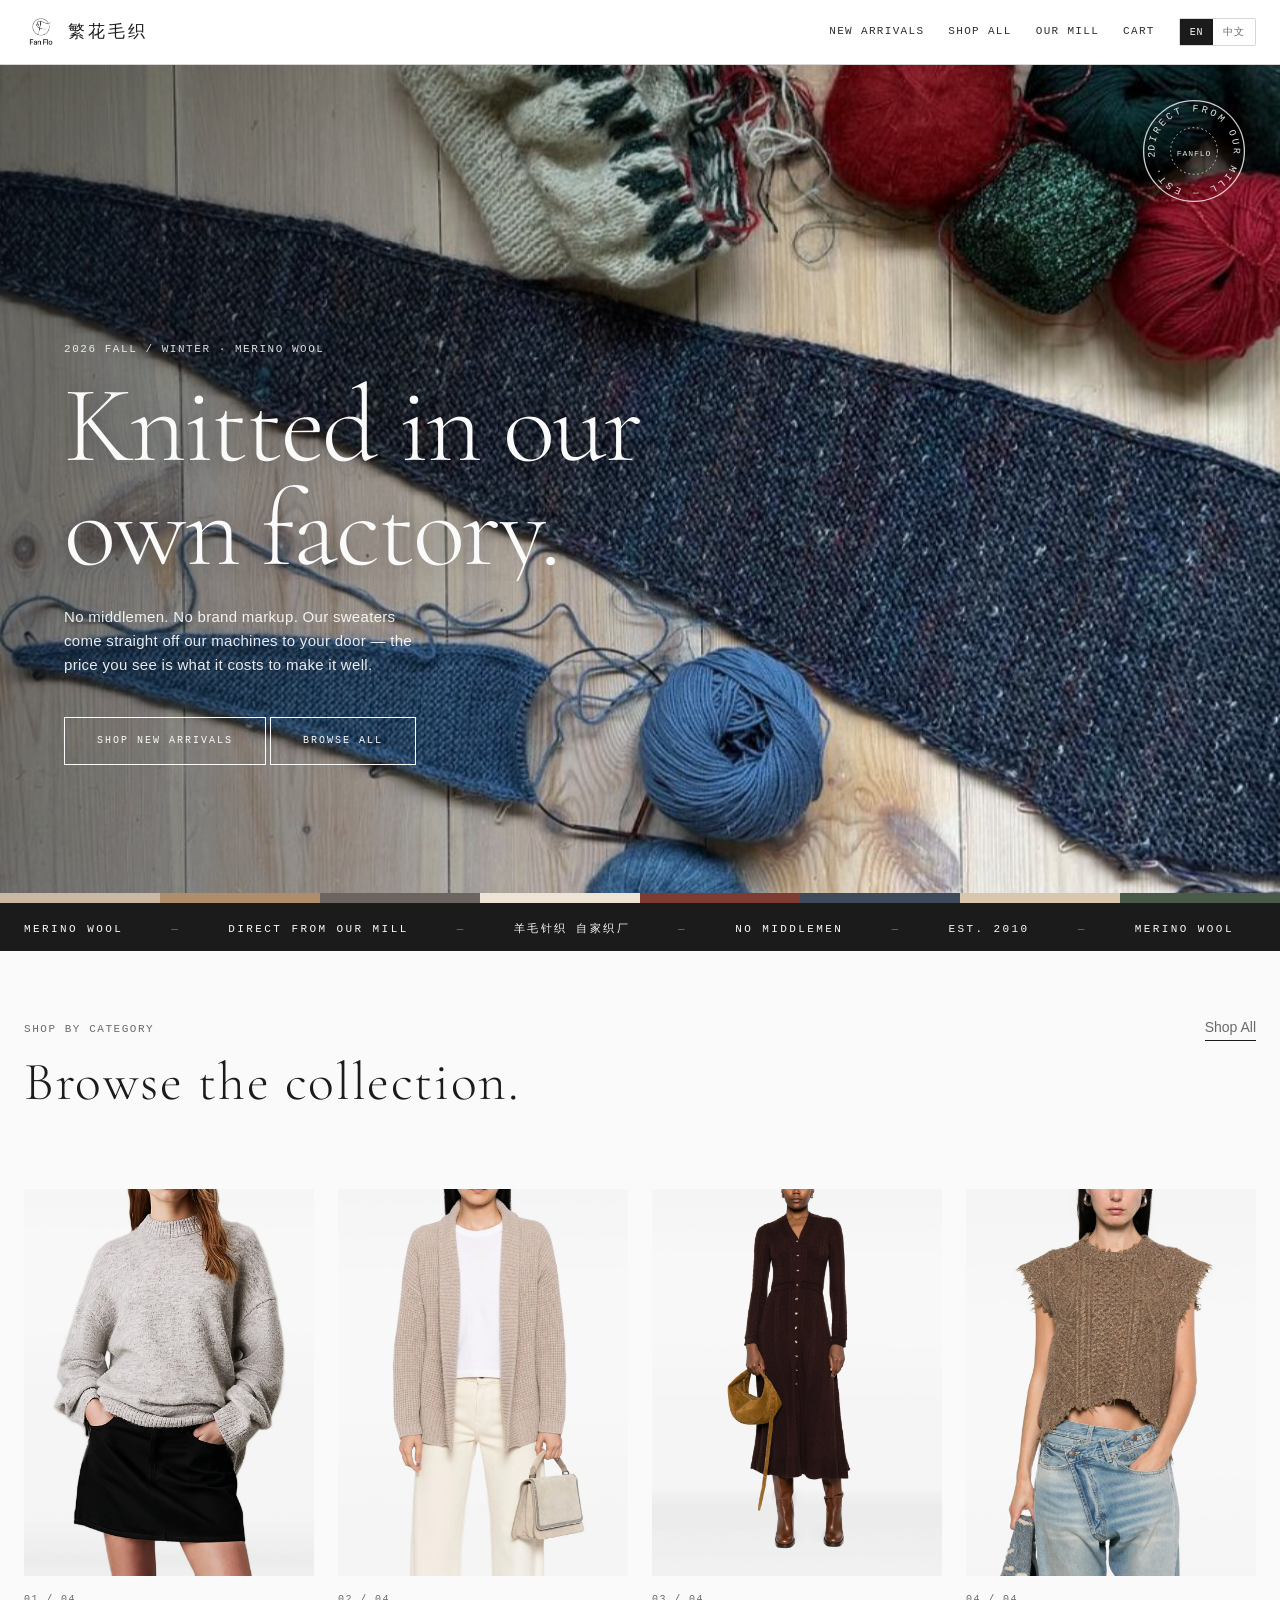
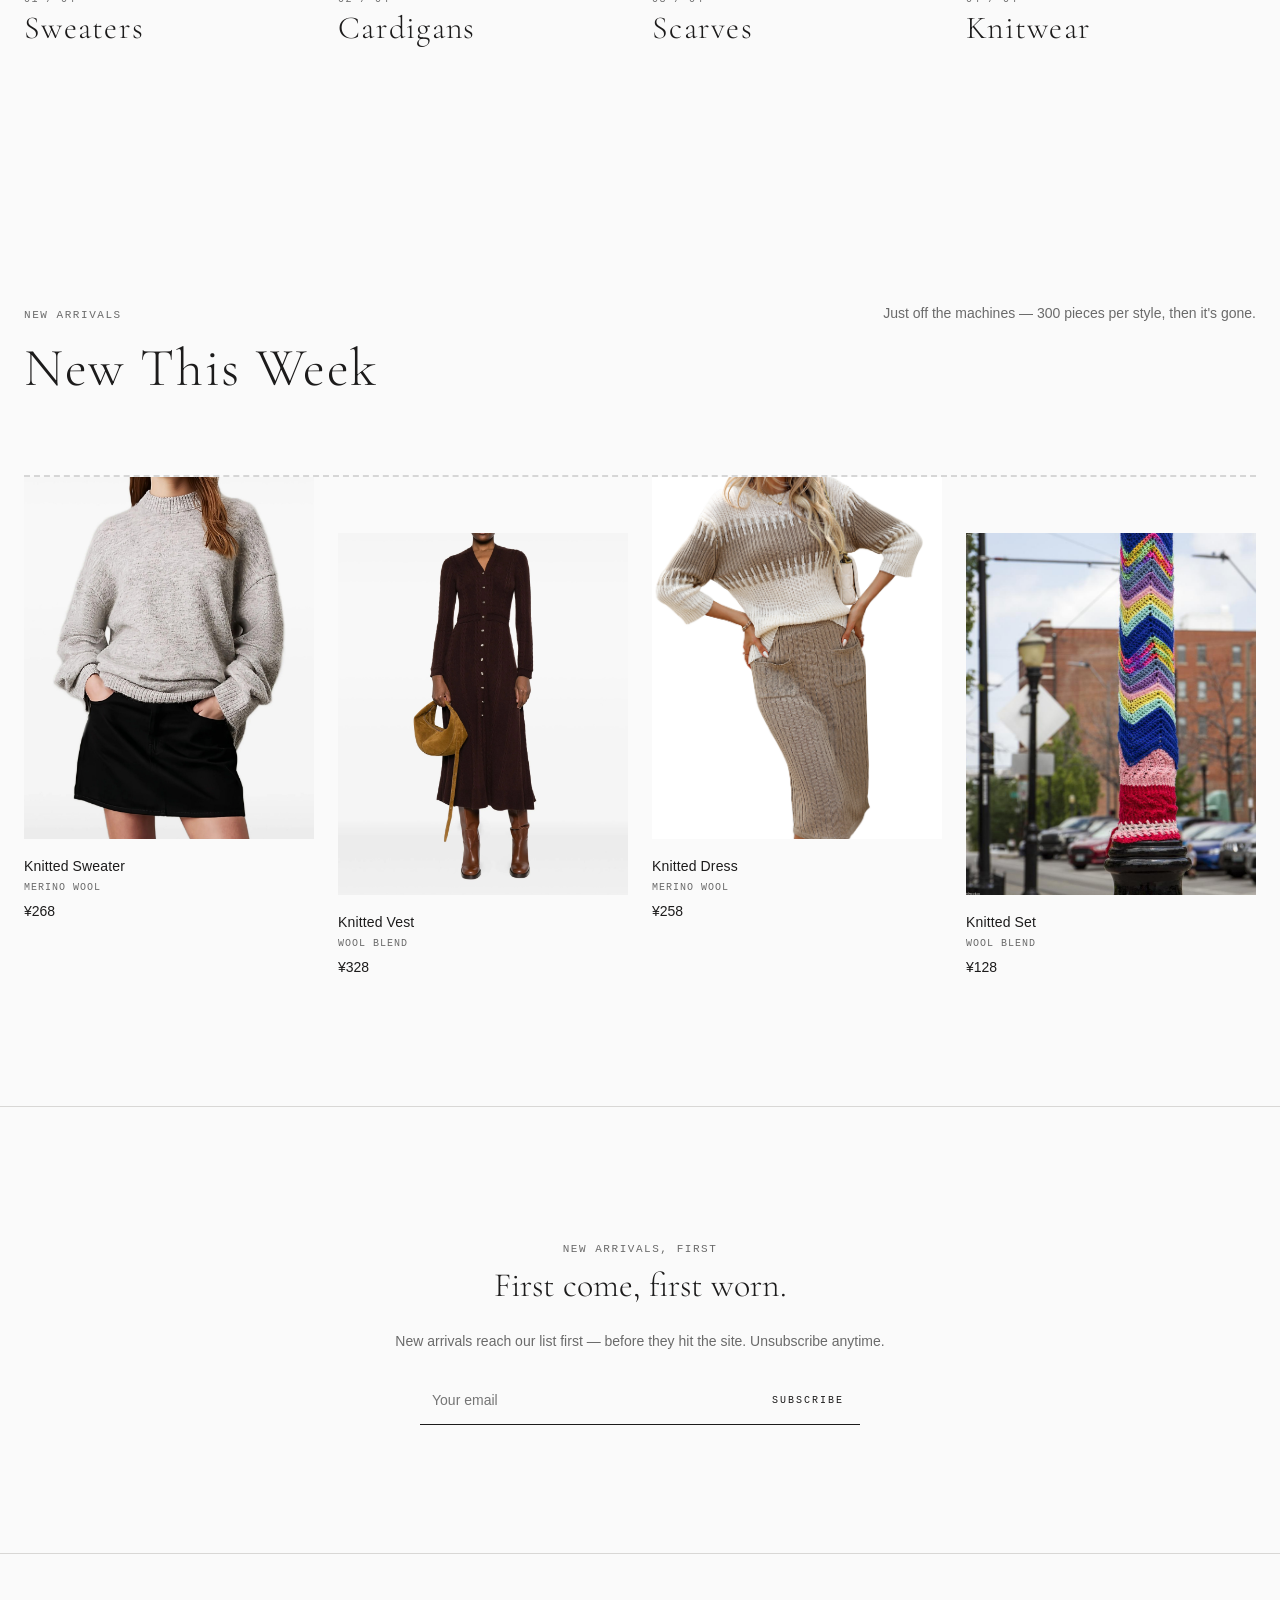
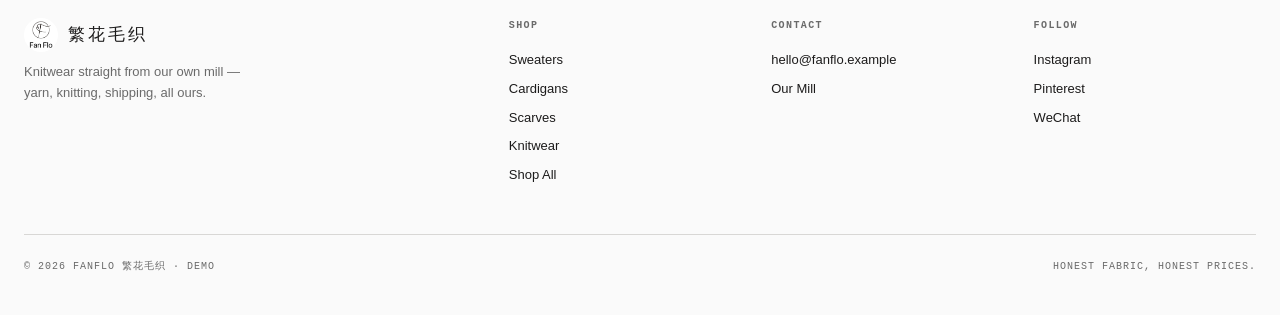
<file: index.html>
<!DOCTYPE html>
<html lang="en">
<head>
<meta charset="UTF-8">
<meta name="viewport" content="width=device-width, initial-scale=1.0">
<title>FanFlo 繁花毛织 — Knitted in our own factory</title>
<meta name="description" content="Merino wool sweaters, cardigans and scarves, straight from our own knitting mill.">
<link rel="preconnect" href="https://fonts.googleapis.com">
<link rel="preconnect" href="https://fonts.gstatic.com" crossorigin>
<link href="https://fonts.googleapis.com/css2?family=Cormorant+Garamond:ital,wght@0,300;0,400;0,500;0,600;1,300;1,400;1,500&family=Archivo:wght@400;500;600&display=swap" rel="stylesheet">
<link rel="stylesheet" href="css/style.css?v=16">
</head>
<body data-page="home">

<header class="site-header">
  <div class="container header-inner">
    <a class="brand" href="index.html">
      <img class="brand-logo" src="assets/logo.png" alt="FanFlo 繁花毛织">
      <span class="brand-cn">繁花毛织</span>
    </a>
    <nav class="main-nav">
      <a href="products.html?cat=new" data-i18n="navNew">New Arrivals</a>
      <a href="products.html" data-i18n="navAll">Shop All</a>
      <a href="index.html#story" data-i18n="navStory">Our Mill</a>
      <a class="cart-link" href="cart.html"><span data-i18n="navCart">Cart</span><span class="cart-badge" id="cartBadge" data-count="0">0</span></a>
      <span class="lang-switch" id="langSwitch">
        <button type="button" data-lang="en">EN</button>
        <button type="button" data-lang="zh">中文</button>
      </span>
    </nav>
  </div>
</header>

<main>
  <!-- Hero：全视口全幅摄影 -->
  <section class="hero">
    <div class="hero-photo parallax" data-speed="0.25"><img src="assets/img/hero.jpg" alt="Fall knitwear"></div>
    <div class="hero-overlay"></div>
    <div class="hero-content">
      <span class="label fade-up in" data-i18n="heroSub">Fall / Winter 2026 · Merino Wool</span>
      <h1 class="fade-up in d1" data-i18n="heroTitle">Knitted in our own factory.</h1>
      <p class="sub fade-up in d2" data-i18n="heroLead">No middlemen. No brand markup. Our sweaters come straight off our machines to your door — the price you see is what it costs to make it well.</p>
      <div class="hero-actions fade-up in d3">
        <a class="btn btn-on-photo" href="products.html?cat=new" data-i18n="ctaNew">Shop New Arrivals</a>
        <a class="btn btn-on-photo" href="products.html" data-i18n="ctaAll">Browse All</a>
      </div>
    </div>
    <div class="hero-stamp" aria-hidden="true">
      <svg viewBox="0 0 120 120">
        <defs><path id="circ" d="M60,60 m-44,0 a44,44 0 1,1 88,0 a44,44 0 1,1 -88,0"/></defs>
        <circle cx="60" cy="60" r="56" fill="none" stroke="rgba(255,255,255,0.85)" stroke-width="1.5"/>
        <circle cx="60" cy="60" r="26" fill="none" stroke="rgba(255,255,255,0.85)" stroke-width="1" stroke-dasharray="2 3"/>
        <text font-family="Menlo, monospace" font-size="11" letter-spacing="3" fill="rgba(255,255,255,0.95)">
          <textPath href="#circ">DIRECT FROM OUR MILL — EST. 2010 — KNITWEAR —</textPath>
        </text>
        <text x="60" y="65" text-anchor="middle" font-family="Menlo, monospace" font-size="9" letter-spacing="1" fill="rgba(255,255,255,0.95)">FANFLO</text>
      </svg>
    </div>
  </section>

  <!-- 纱线色板 -->
  <div class="yarn-rail" aria-hidden="true">
    <span style="background:#C9B8A3"></span><span style="background:#B08D6A"></span><span style="background:#6B6460"></span><span style="background:#EDE4D6"></span><span style="background:#7E3B34"></span><span style="background:#3E4A5A"></span><span style="background:#D8C7AE"></span><span style="background:#4A5A48"></span>
  </div>

  <!-- 跑马灯 -->
  <div class="marquee" aria-hidden="true">
    <div class="marquee-track">
      <span>Merino Wool</span><span class="dot">—</span><span>Direct from our mill</span><span class="dot">—</span><span>羊毛针织 自家织厂</span><span class="dot">—</span><span>No middlemen</span><span class="dot">—</span><span>Est. 2010</span><span class="dot">—</span><span>Merino Wool</span><span class="dot">—</span><span>Direct from our mill</span><span class="dot">—</span><span>羊毛针织 自家织厂</span><span class="dot">—</span><span>No middlemen</span><span class="dot">—</span><span>Est. 2010</span><span class="dot">—</span>
    </div>
  </div>

  <!-- 分类大导航 -->
  <section class="section cat-nav-section">
    <div class="container">
      <div class="section-head fade-up">
        <div>
          <span class="label" data-i18n="catTitle">Shop by Category</span>
          <h2 data-i18n="catNavTitle">Browse the collection.</h2>
        </div>
        <a class="hint" href="products.html" style="border-bottom:1px solid var(--carbon);padding-bottom:2px" data-i18n="navAll">Shop All →</a>
      </div>
      <div class="cat-nav" id="catNav"></div>
    </div>
  </section>

  <!-- 新品 -->
  <section class="section">
    <div class="container">
      <div class="section-head fade-up">
        <div>
          <span class="label" data-i18n="newLabel">New Arrivals</span>
          <h2 data-i18n="newTitle">New This Week</h2>
        </div>
        <span class="hint" data-i18n="newHint">Just off the machines — 300 pieces per style, then it's gone.</span>
      </div>
      <hr class="stitch fade-up">
      <div class="grid" id="newGrid"></div>
    </div>
  </section>




  <!-- 订阅 -->
  <section class="newsletter">
    <div class="container newsletter-inner fade-up">
      <span class="label" data-i18n="newsTitle">New Arrivals, First</span>
      <h2 data-i18n="newsTitle2">先到先得</h2>
      <p data-i18n="newsText">New styles go to our email list before they hit the site. One email a month, max.</p>
      <form class="news-form" id="newsForm">
        <input type="email" id="newsEmail" data-i18n-ph="newsPh" placeholder="Your email" aria-label="Email" required>
        <button class="btn" type="submit" data-i18n="newsBtn">Subscribe</button>
      </form>
      <p class="news-msg" id="newsMsg"></p>
    </div>
  </section>
</main>

<footer class="site-footer">
  <div class="container">
    <div class="footer-grid">
      <div>
        <a class="brand" href="index.html"><img class="brand-logo" src="assets/logo.png" alt="FanFlo"><span class="brand-cn">繁花毛织</span></a>
        <p style="margin-top:10px;font-size:13px;color:var(--graphite);max-width:34ch;" data-i18n="footerTag">Knitwear straight from our own mill — yarn, knitting, shipping, all ours.</p>
      </div>
      <div>
        <h4 data-i18n="footShop">Shop</h4>
        <ul id="footerCats"></ul>
      </div>
      <div>
        <h4 data-i18n="footContact">Contact</h4>
        <ul>
          <li><a href="mailto:hello@fanflo.example">hello@fanflo.example</a></li>
          <li><a href="index.html#story" data-i18n="navStory">Our Mill</a></li>
        </ul>
      </div>
      <div>
        <h4 data-i18n="footFollow">Follow</h4>
        <ul>
          <li><a href="#">Instagram</a></li>
          <li><a href="#">Pinterest</a></li>
          <li><a href="#">WeChat</a></li>
        </ul>
      </div>
    </div>
    <div class="footer-bottom">
      <span data-i18n="footCopy">© 2026 FanFlo 繁花毛织 · Demo</span>
      <span data-i18n="footSlogan">Honest fabric, honest prices.</span>
    </div>
  </div>
</footer>

<script src="js/data.js?v=16"></script>
<script src="js/cart.js?v=16"></script>
<script src="js/app.js?v=16"></script>
</body>
</html>
</file>
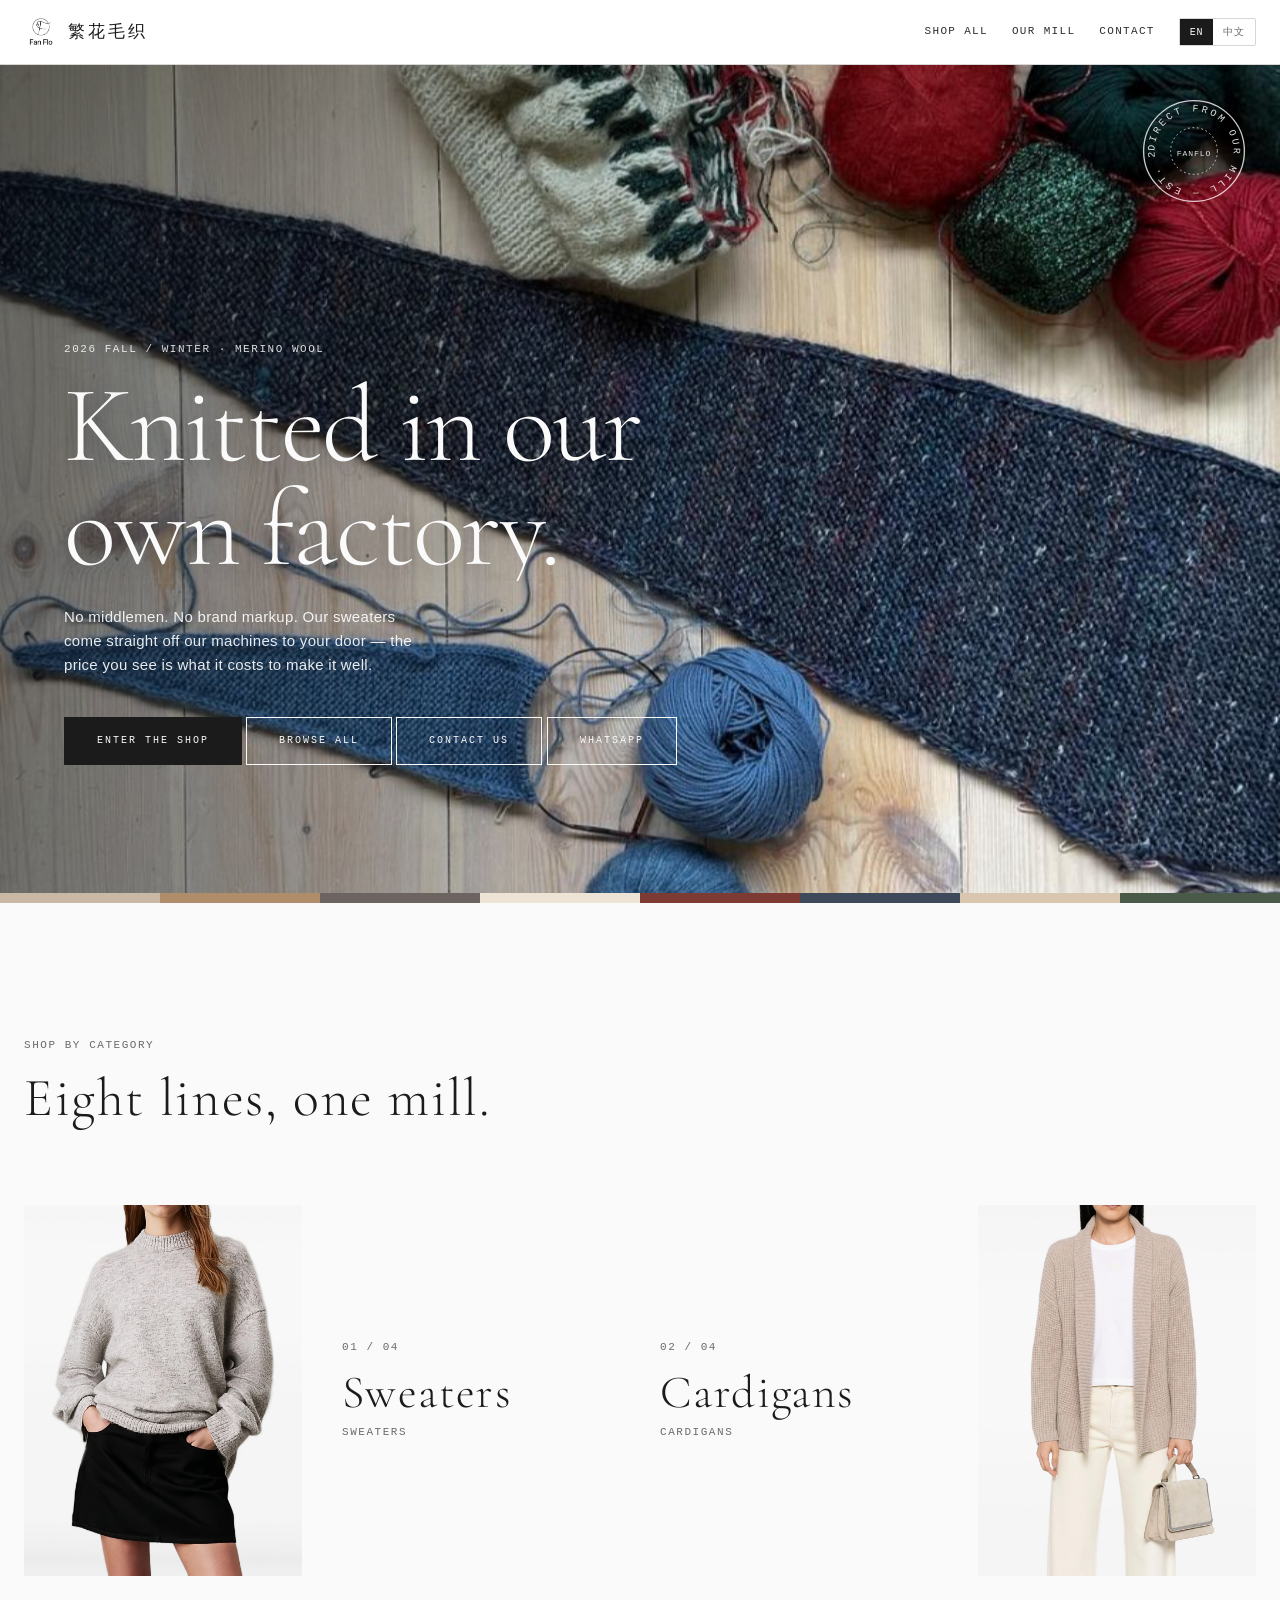
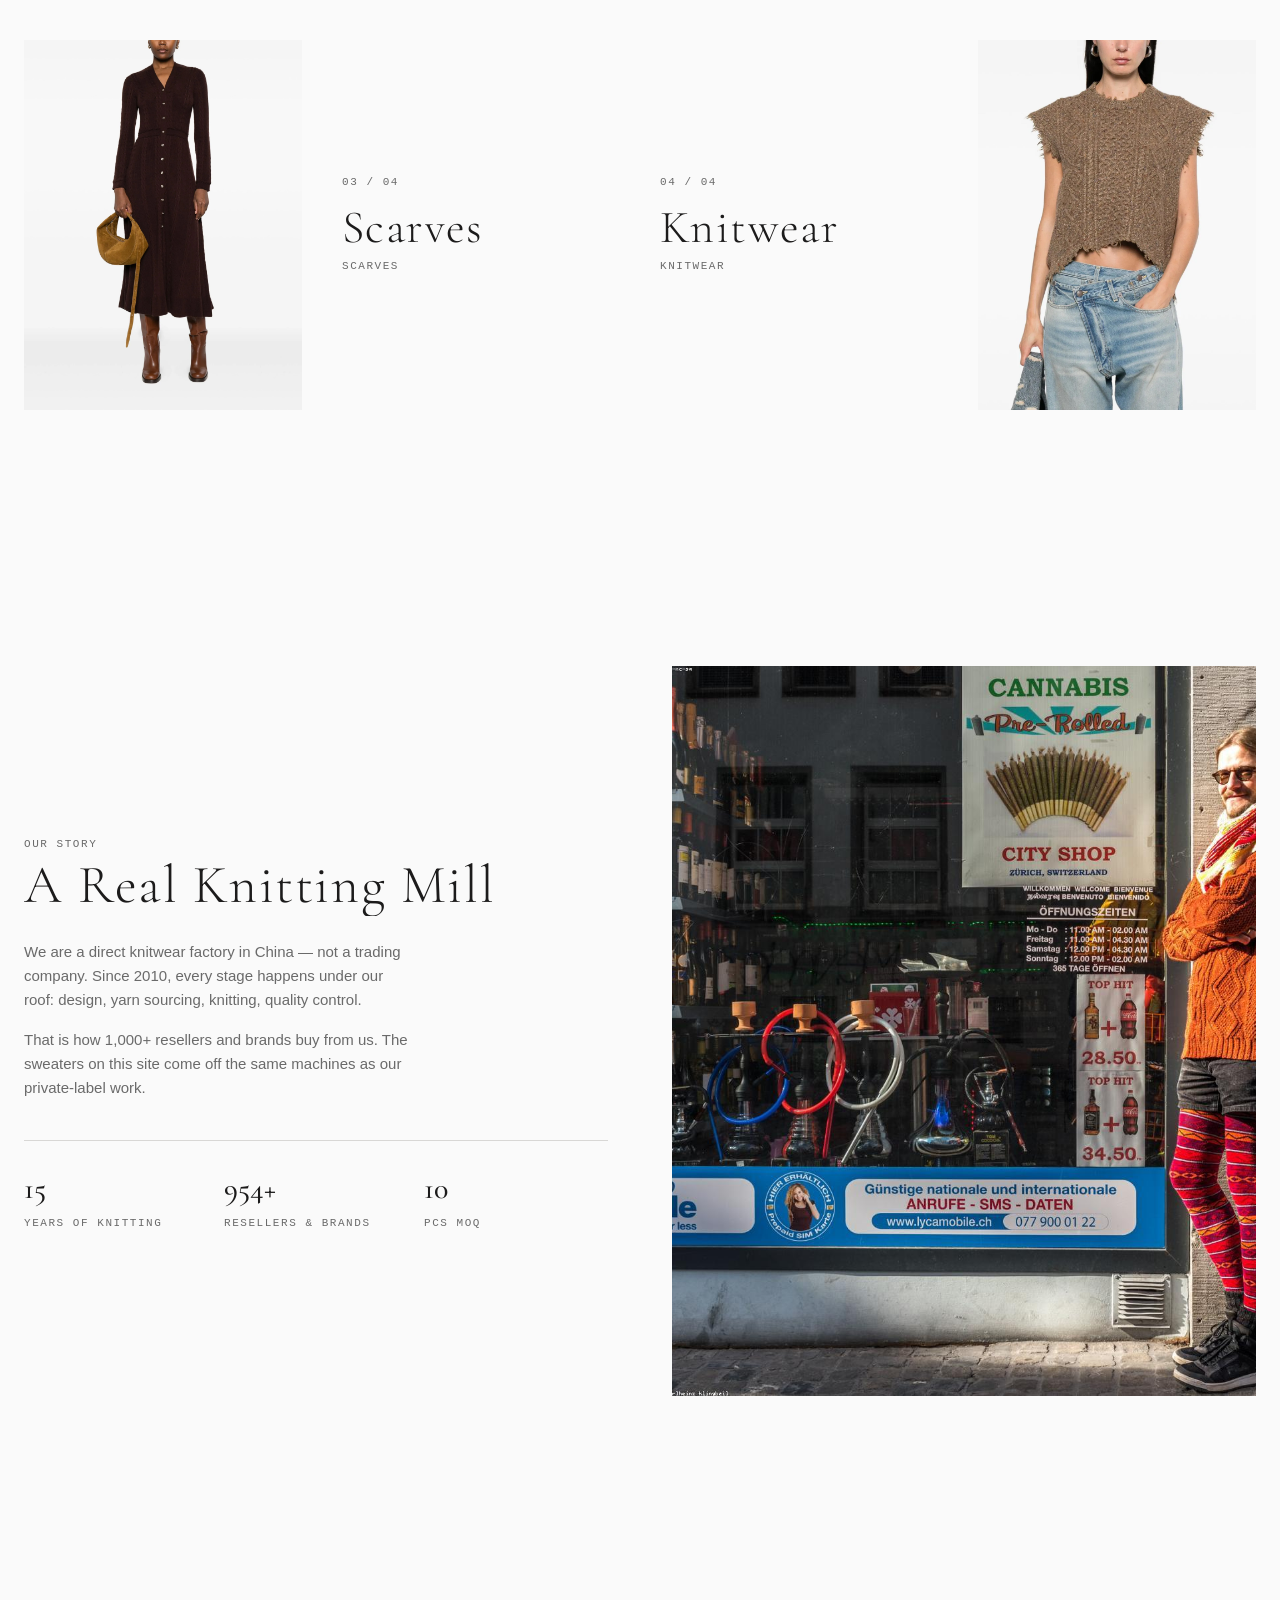
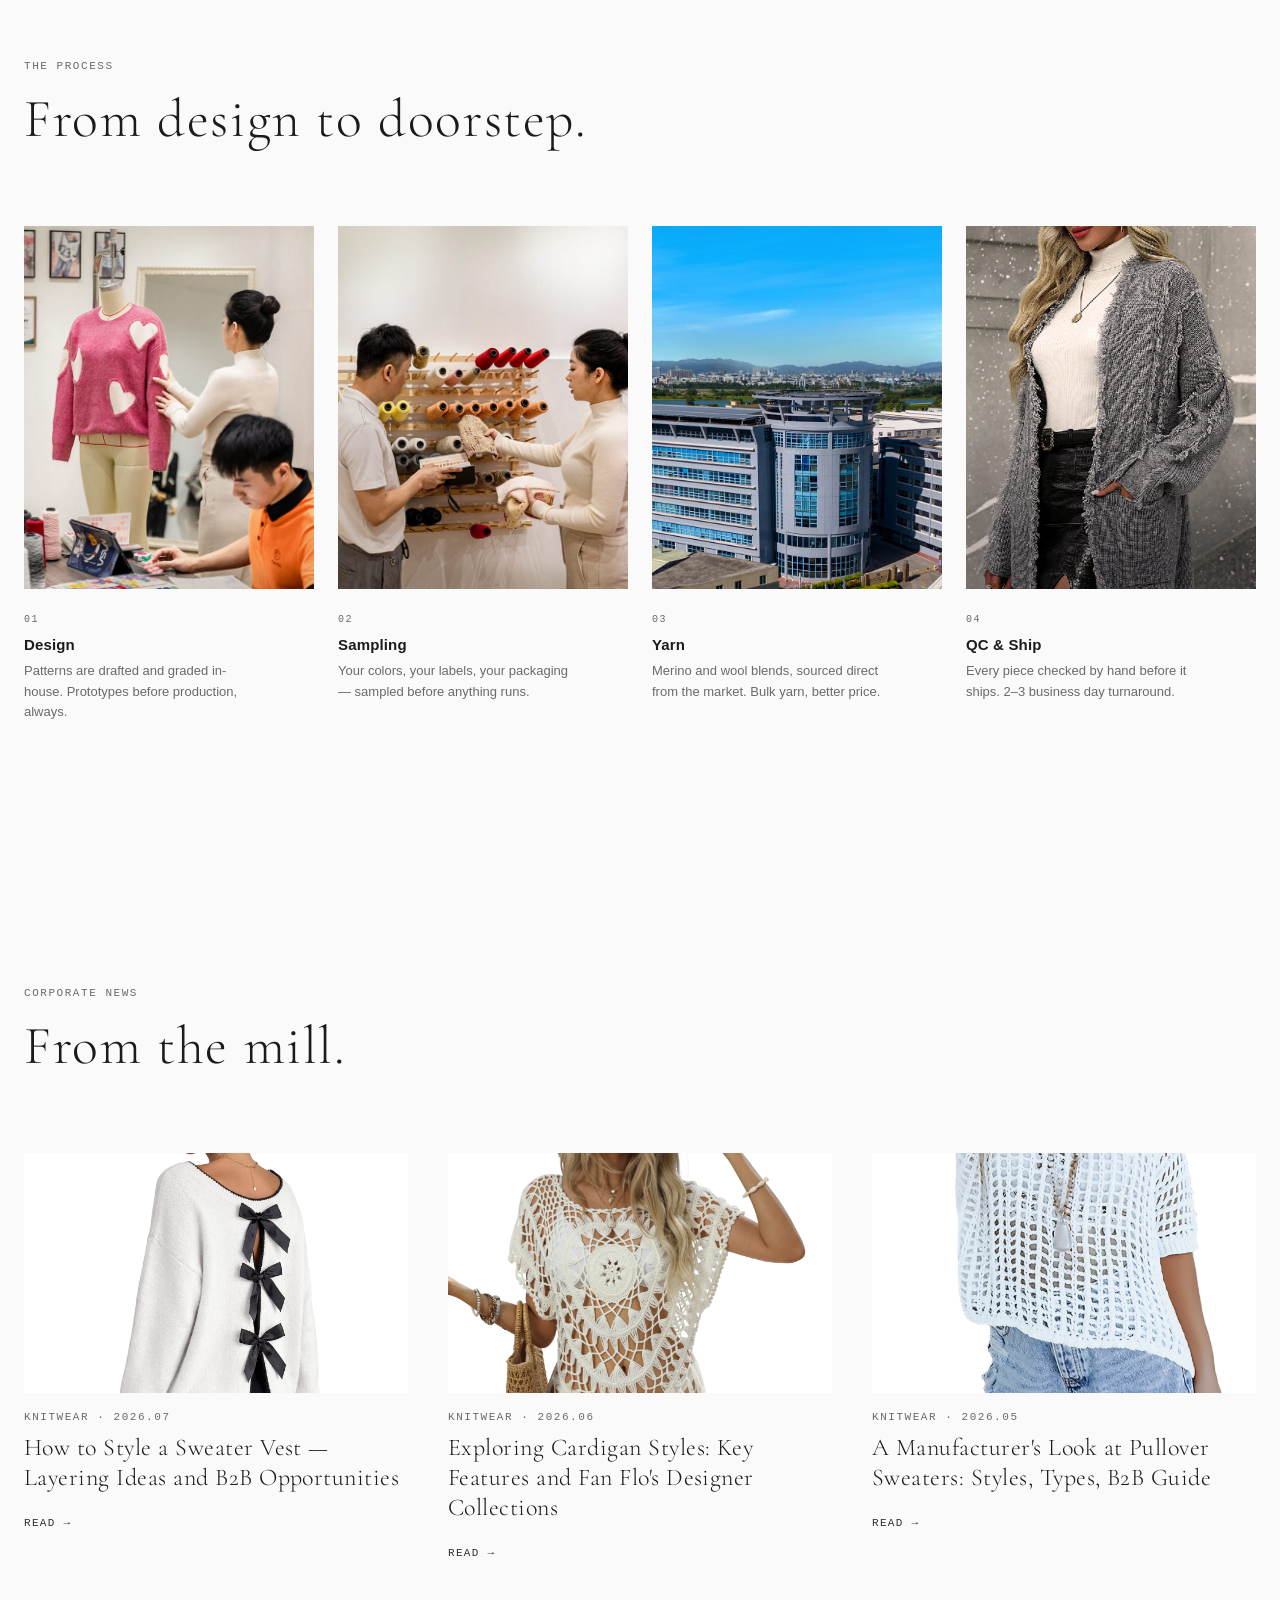
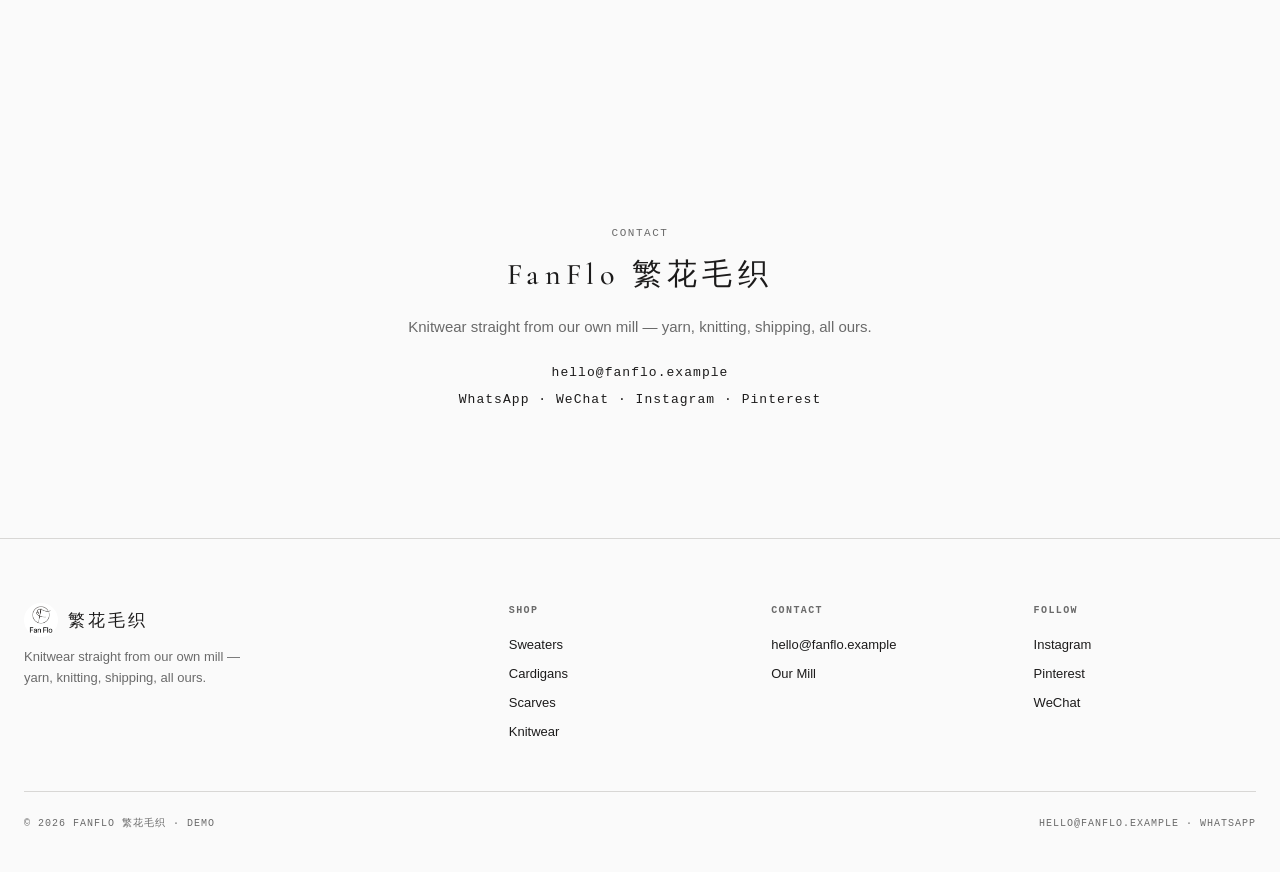
<file: a.html>
<!DOCTYPE html>
<html lang="en">
<head>
<meta charset="UTF-8">
<meta name="viewport" content="width=device-width, initial-scale=1.0">
<title>FanFlo 繁花毛织 — Custom Knitwear Manufacturer</title>
<meta name="description" content="Fan Flo is a direct knitwear factory in China, specializing in merino wool sweaters, cardigans, dresses and knitwear. OEM & ODM available.">
<link rel="preconnect" href="https://fonts.googleapis.com">
<link rel="preconnect" href="https://fonts.gstatic.com" crossorigin>
<link href="https://fonts.googleapis.com/css2?family=Cormorant+Garamond:ital,wght@0,300;0,400;0,500;0,600;1,300;1,400;1,500&family=Archivo:wght@400;500;600&display=swap" rel="stylesheet">
<link rel="stylesheet" href="css/style.css?v=16">
</head>
<body data-page="brand">

<header class="site-header">
  <div class="container header-inner">
    <a class="brand" href="a.html">
      <img class="brand-logo" src="assets/logo.png" alt="FanFlo 繁花毛织">
      <span class="brand-cn">繁花毛织</span>
    </a>
    <nav class="main-nav">
      <a href="#lines" data-i18n="navAll">Shop All</a>
      <a href="#story" data-i18n="navStory">Our Mill</a>
      <a href="#contact" data-i18n="footContact">Contact</a>
      <span class="lang-switch" id="langSwitch">
        <button type="button" data-lang="en">EN</button>
        <button type="button" data-lang="zh">中文</button>
      </span>
    </nav>
  </div>
</header>

<main>
  <!-- Hero -->
  <section class="hero">
    <div class="hero-photo parallax" data-speed="0.25"><img src="assets/img/hero.jpg" alt="Fan Flo knitwear"></div>
    <div class="hero-overlay"></div>
    <div class="hero-content">
      <span class="label fade-up in" data-i18n="heroSub">Fall / Winter 2026 · Merino Wool</span>
      <h1 class="fade-up in d1" data-i18n="heroTitle">Knitted in our own factory.</h1>
      <p class="sub fade-up in d2" data-i18n="heroLead">No middlemen. No brand markup. Our sweaters come straight off our machines to your door — the price you see is what it costs to make it well.</p>
      <div class="hero-actions fade-up in d3">
        <a class="btn btn-dark" href="gate.html" data-i18n="enterShop">Enter the Shop</a>
        <a class="btn btn-on-photo" href="#lines" data-i18n="ctaAll">Browse All</a>
        <a class="btn btn-on-photo" href="mailto:hello@fanflo.example" data-i18n="contactBtn">Contact Us</a>
        <a class="btn btn-on-photo" href="https://wa.me/8613800138000" target="_blank" rel="noopener">WhatsApp</a>
      </div>
    </div>
    <div class="hero-stamp" aria-hidden="true">
      <svg viewBox="0 0 120 120">
        <defs><path id="circ" d="M60,60 m-44,0 a44,44 0 1,1 88,0 a44,44 0 1,1 -88,0"/></defs>
        <circle cx="60" cy="60" r="56" fill="none" stroke="rgba(255,255,255,0.85)" stroke-width="1.5"/>
        <circle cx="60" cy="60" r="26" fill="none" stroke="rgba(255,255,255,0.85)" stroke-width="1" stroke-dasharray="2 3"/>
        <text font-family="Menlo, monospace" font-size="11" letter-spacing="3" fill="rgba(255,255,255,0.95)">
          <textPath href="#circ">DIRECT FROM OUR MILL — EST. 2010 — KNITWEAR —</textPath>
        </text>
        <text x="60" y="65" text-anchor="middle" font-family="Menlo, monospace" font-size="9" letter-spacing="1" fill="rgba(255,255,255,0.95)">FANFLO</text>
      </svg>
    </div>
  </section>

  <div class="yarn-rail" aria-hidden="true">
    <span style="background:#C9B8A3"></span><span style="background:#B08D6A"></span><span style="background:#6B6460"></span><span style="background:#EDE4D6"></span><span style="background:#7E3B34"></span><span style="background:#3E4A5A"></span><span style="background:#D8C7AE"></span><span style="background:#4A5A48"></span>
  </div>

  <!-- 产品线 -->
  <section class="section" id="lines">
    <div class="container">
      <div class="section-head fade-up">
        <div>
          <span class="label" data-i18n="catTitle">Product Lines</span>
          <h2 data-i18n="brandTitle">Eight lines, one mill.</h2>
        </div>
      </div>
      <div class="line-grid" id="lineGrid"></div>
    </div>
  </section>

  <!-- 故事 -->
  <section class="section" id="story">
    <div class="container story-grid">
      <div class="fade-up">
        <span class="label" data-i18n="storyLabel">Our Story</span>
        <h2 data-i18n="storyTitle">A real knitting mill.</h2>
        <p data-i18n="story1">We are a direct knitwear factory in China — not a trading company. Since 2010, every stage happens under our roof: design, yarn sourcing, knitting, quality control.</p>
        <p data-i18n="story2">That is how 1,000+ resellers and brands buy from us. The sweaters on this site come off the same machines as our private-label work.</p>
        <div class="story-facts">
          <div class="fact"><div class="num" data-count="16">16</div><span class="label" data-i18n="f1l">Years of Knitting</span></div>
          <div class="fact"><div class="num" data-count="1000" data-suffix="+">1,000+</div><span class="label" data-i18n="f2l">Resellers & Brands</span></div>
          <div class="fact"><div class="num" data-count="10">10</div><span class="label" data-i18n="f3l">Pcs MOQ</span></div>
        </div>
      </div>
      <div class="story-photo fade-up d1 reveal-img"><img src="assets/img/story.jpg" alt="Wool yardage at the mill"></div>
    </div>
  </section>

  <!-- 生产流程 -->
  <section class="section process">
    <div class="container">
      <div class="section-head fade-up">
        <div>
          <span class="label" data-i18n="procLabel">The Process</span>
          <h2 data-i18n="procTitle">From design to doorstep.</h2>
        </div>
      </div>
      <div class="proc-grid">
        <div class="proc-step fade-up">
          <div class="proc-img reveal-img"><img src="assets/img/proc1.jpg" alt="Design" loading="lazy"></div>
          <span class="proc-no">01</span>
          <h3 data-i18n="proc1t">Design</h3>
          <p data-i18n="proc1d">Patterns are drafted and graded in-house. Prototypes before production, always.</p>
        </div>
        <div class="proc-step fade-up d1">
          <div class="proc-img reveal-img"><img src="assets/img/proc2.jpg" alt="Sampling" loading="lazy"></div>
          <span class="proc-no">02</span>
          <h3 data-i18n="proc2t">Sampling</h3>
          <p data-i18n="proc2d">Your colors, your labels, your packaging — sampled before anything runs.</p>
        </div>
        <div class="proc-step fade-up d2">
          <div class="proc-img reveal-img"><img src="assets/img/proc3.jpg" alt="Yarn" loading="lazy"></div>
          <span class="proc-no">03</span>
          <h3 data-i18n="proc3t">Yarn</h3>
          <p data-i18n="proc3d">Merino and wool blends, sourced direct from the market. Bulk yarn, better price.</p>
        </div>
        <div class="proc-step fade-up d3">
          <div class="proc-img reveal-img"><img src="assets/img/proc4.jpg" alt="QC and Ship" loading="lazy"></div>
          <span class="proc-no">04</span>
          <h3 data-i18n="proc4t">QC &amp; Ship</h3>
          <p data-i18n="proc4d">Every piece checked by hand before it ships. 2–3 business day turnaround.</p>
        </div>
      </div>
    </div>
  </section>

  <!-- 新闻 -->
  <section class="section" id="news">
    <div class="container">
      <div class="section-head fade-up">
        <div>
          <span class="label" data-i18n="newsLabel">Corporate News</span>
          <h2 data-i18n="newsH">From the mill.</h2>
        </div>
      </div>
      <div class="news-grid">
        <a class="news-card fade-up" href="#news">
          <div class="news-img reveal-img"><img src="assets/img/real/r21.jpg" alt="Sweater vest" loading="lazy"></div>
          <span class="label">Knitwear · 2026.07</span>
          <h3 data-i18n="news1t">How to Style a Sweater Vest — Layering Ideas and B2B Opportunities</h3>
          <span class="news-more" data-i18n="newsRead">Read →</span>
        </a>
        <a class="news-card fade-up d1" href="#news">
          <div class="news-img reveal-img"><img src="assets/img/real/r20.jpg" alt="Cardigans" loading="lazy"></div>
          <span class="label">Knitwear · 2026.06</span>
          <h3 data-i18n="news2t">Exploring Cardigan Styles: Key Features and Fan Flo's Designer Collections</h3>
          <span class="news-more" data-i18n="newsRead">Read →</span>
        </a>
        <a class="news-card fade-up d2" href="#news">
          <div class="news-img reveal-img"><img src="assets/img/real/r22.jpg" alt="Pullovers" loading="lazy"></div>
          <span class="label">Knitwear · 2026.05</span>
          <h3 data-i18n="news3t">A Manufacturer's Look at Pullover Sweaters: Styles, Types, B2B Guide</h3>
          <span class="news-more" data-i18n="newsRead">Read →</span>
        </a>
      </div>
    </div>
  </section>

  <!-- 联系 -->
  <section class="section" id="contact">
    <div class="container newsletter-inner fade-up" style="max-width:640px">
      <span class="label" data-i18n="footContact">Contact</span>
      <h2 class="brand-cn" style="font-size:30px;margin:8px 0 16px">FanFlo 繁花毛织</h2>
      <p style="color:var(--graphite);margin-bottom:var(--space-3)" data-i18n="footerTag">Knitwear straight from our own mill — yarn, knitting, shipping, all ours.</p>
      <p style="font-family:var(--font-mono);font-size:13px;letter-spacing:0.08em"><a href="mailto:hello@fanflo.example">hello@fanflo.example</a></p>
      <p style="font-family:var(--font-mono);font-size:13px;letter-spacing:0.08em;margin-top:6px">WhatsApp · WeChat · Instagram · Pinterest</p>
    </div>
  </section>
</main>

<footer class="site-footer">
  <div class="container">
    <div class="footer-grid">
      <div>
        <a class="brand" href="a.html"><img class="brand-logo" src="assets/logo.png" alt="FanFlo"><span class="brand-cn">繁花毛织</span></a>
        <p style="margin-top:10px;font-size:13px;color:var(--graphite);max-width:34ch;" data-i18n="footerTag">Knitwear straight from our own mill — yarn, knitting, shipping, all ours.</p>
      </div>
      <div>
        <h4 data-i18n="footShop">Shop</h4>
        <ul id="footerCats"></ul>
      </div>
      <div>
        <h4 data-i18n="footContact">Contact</h4>
        <ul>
          <li><a href="mailto:hello@fanflo.example">hello@fanflo.example</a></li>
          <li><a href="#story" data-i18n="navStory">Our Mill</a></li>
        </ul>
      </div>
      <div>
        <h4 data-i18n="footFollow">Follow</h4>
        <ul>
          <li><a href="#">Instagram</a></li>
          <li><a href="#">Pinterest</a></li>
          <li><a href="#">WeChat</a></li>
        </ul>
      </div>
    </div>
    <div class="footer-bottom">
      <span data-i18n="footCopy">© 2026 FanFlo 繁花毛织 · Demo</span>
      <span>hello@fanflo.example · WhatsApp</span>
    </div>
  </div>
</footer>

<script src="js/data.js?v=16"></script>
<script src="js/cart.js?v=16"></script>
<script src="js/app.js?v=16"></script>
</body>
</html>
</file>
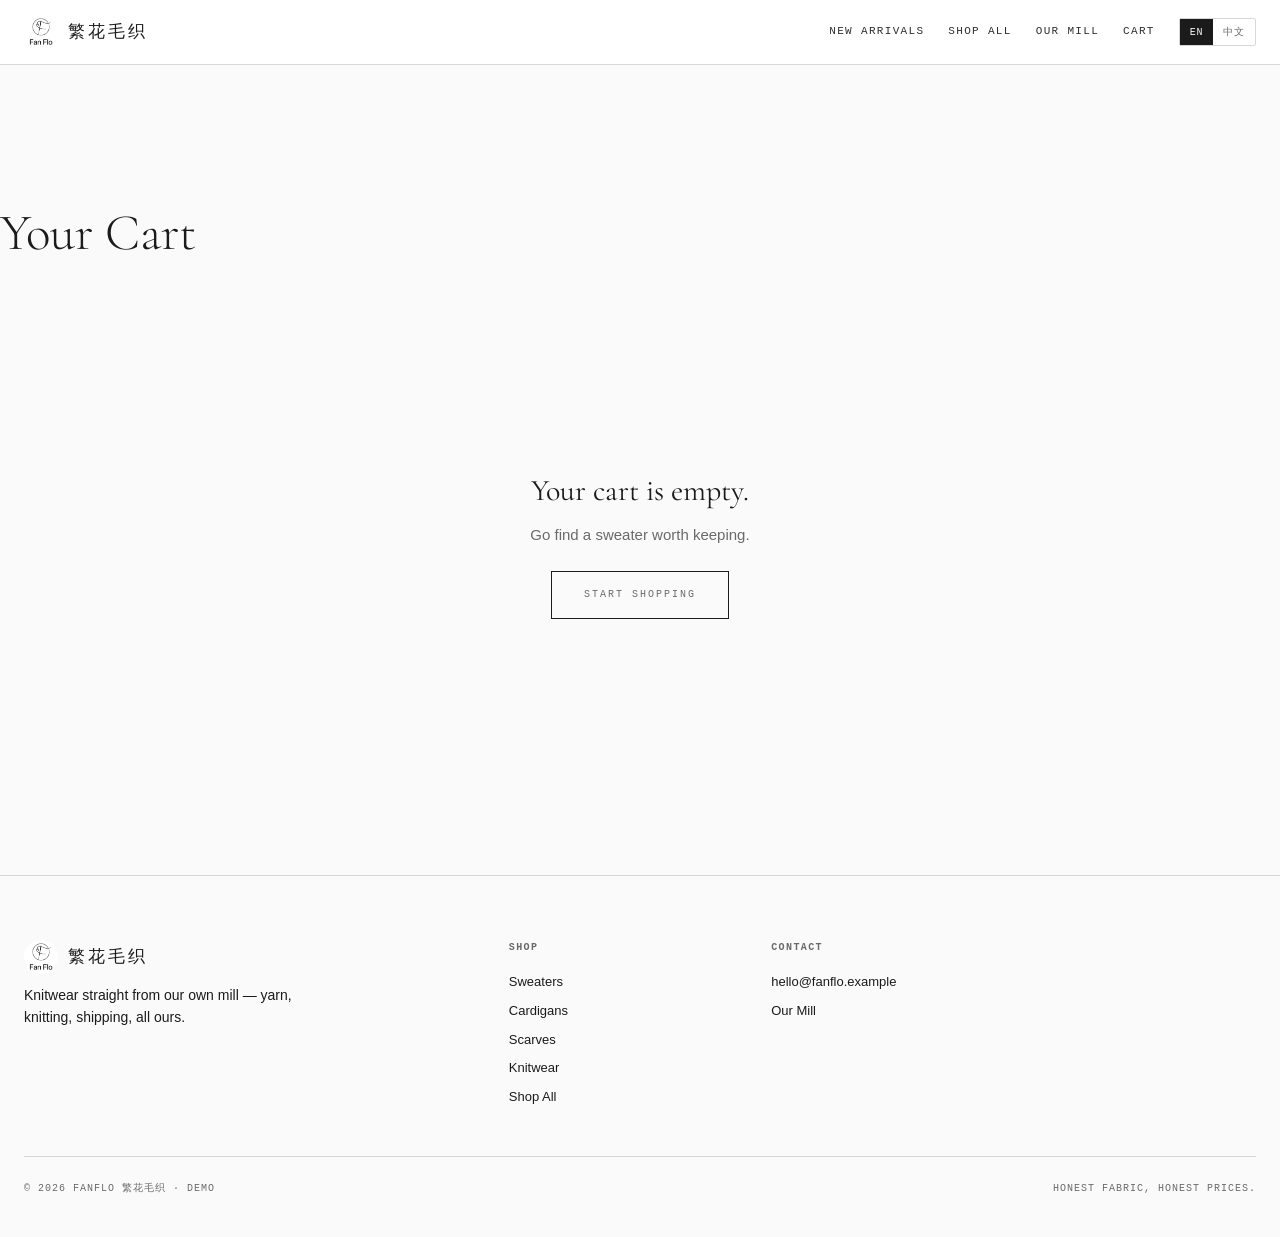
<file: cart.html>
<!DOCTYPE html>
<html lang="en">
<head>
<meta charset="UTF-8">
<meta name="viewport" content="width=device-width, initial-scale=1.0">
<title>Cart — FanFlo 繁花毛织</title>
<meta name="description" content="Your cart at FanFlo.">
<link rel="preconnect" href="https://fonts.googleapis.com">
<link rel="preconnect" href="https://fonts.gstatic.com" crossorigin>
<link href="https://fonts.googleapis.com/css2?family=Cormorant+Garamond:ital,wght@0,300;0,400;0,500;0,600;1,300;1,400;1,500&family=Archivo:wght@400;500;600&display=swap" rel="stylesheet">
<link rel="stylesheet" href="css/style.css?v=16">
</head>
<body data-page="cart">

<header class="site-header">
  <div class="container header-inner">
    <a class="brand" href="index.html">
      <img class="brand-logo" src="assets/logo.png" alt="FanFlo 繁花毛织">
      <span class="brand-cn">繁花毛织</span>
    </a>
    <nav class="main-nav">
      <a href="products.html?cat=new" data-i18n="navNew">New Arrivals</a>
      <a href="products.html" data-i18n="navAll">Shop All</a>
      <a href="index.html#story" data-i18n="navStory">Our Mill</a>
      <a class="cart-link" href="cart.html"><span data-i18n="navCart">Cart</span><span class="cart-badge" id="cartBadge" data-count="0">0</span></a>
      <span class="lang-switch" id="langSwitch">
        <button type="button" data-lang="en">EN</button>
        <button type="button" data-lang="zh">中文</button>
      </span>
    </nav>
  </div>
</header>

<main class="container cart-page">
  <h1 data-i18n="cTitle">Your Cart</h1>
  <div id="cartWrap"></div>
</main>

<footer class="site-footer">
  <div class="container">
    <div class="footer-grid">
      <div>
        <a class="brand" href="index.html"><img class="brand-logo" src="assets/logo.png" alt="FanFlo"><span class="brand-cn">繁花毛织</span></a>
        <p style="margin-top:10px;font-size:14px;color:var(--ink-soft);max-width:36ch;" data-i18n="footerTag">Knitwear straight from our own mill — yarn, knitting, shipping, all ours.</p>
      </div>
      <div>
        <h4 data-i18n="footShop">Shop</h4>
        <ul id="footerCats"></ul>
      </div>
      <div>
        <h4 data-i18n="footContact">Contact</h4>
        <ul>
          <li><a href="mailto:hello@fanflo.example">hello@fanflo.example</a></li>
          <li><a href="index.html#story" data-i18n="navStory">Our Mill</a></li>
        </ul>
      </div>
    </div>
    <div class="footer-bottom">
      <span data-i18n="footCopy">© 2026 FanFlo 繁花毛织 · Demo</span>
      <span data-i18n="footSlogan">Honest fabric, honest prices.</span>
    </div>
  </div>
</footer>

<script src="js/data.js?v=16"></script>
<script src="js/cart.js?v=16"></script>
<script src="js/app.js?v=16"></script>
</body>
</html>
</file>
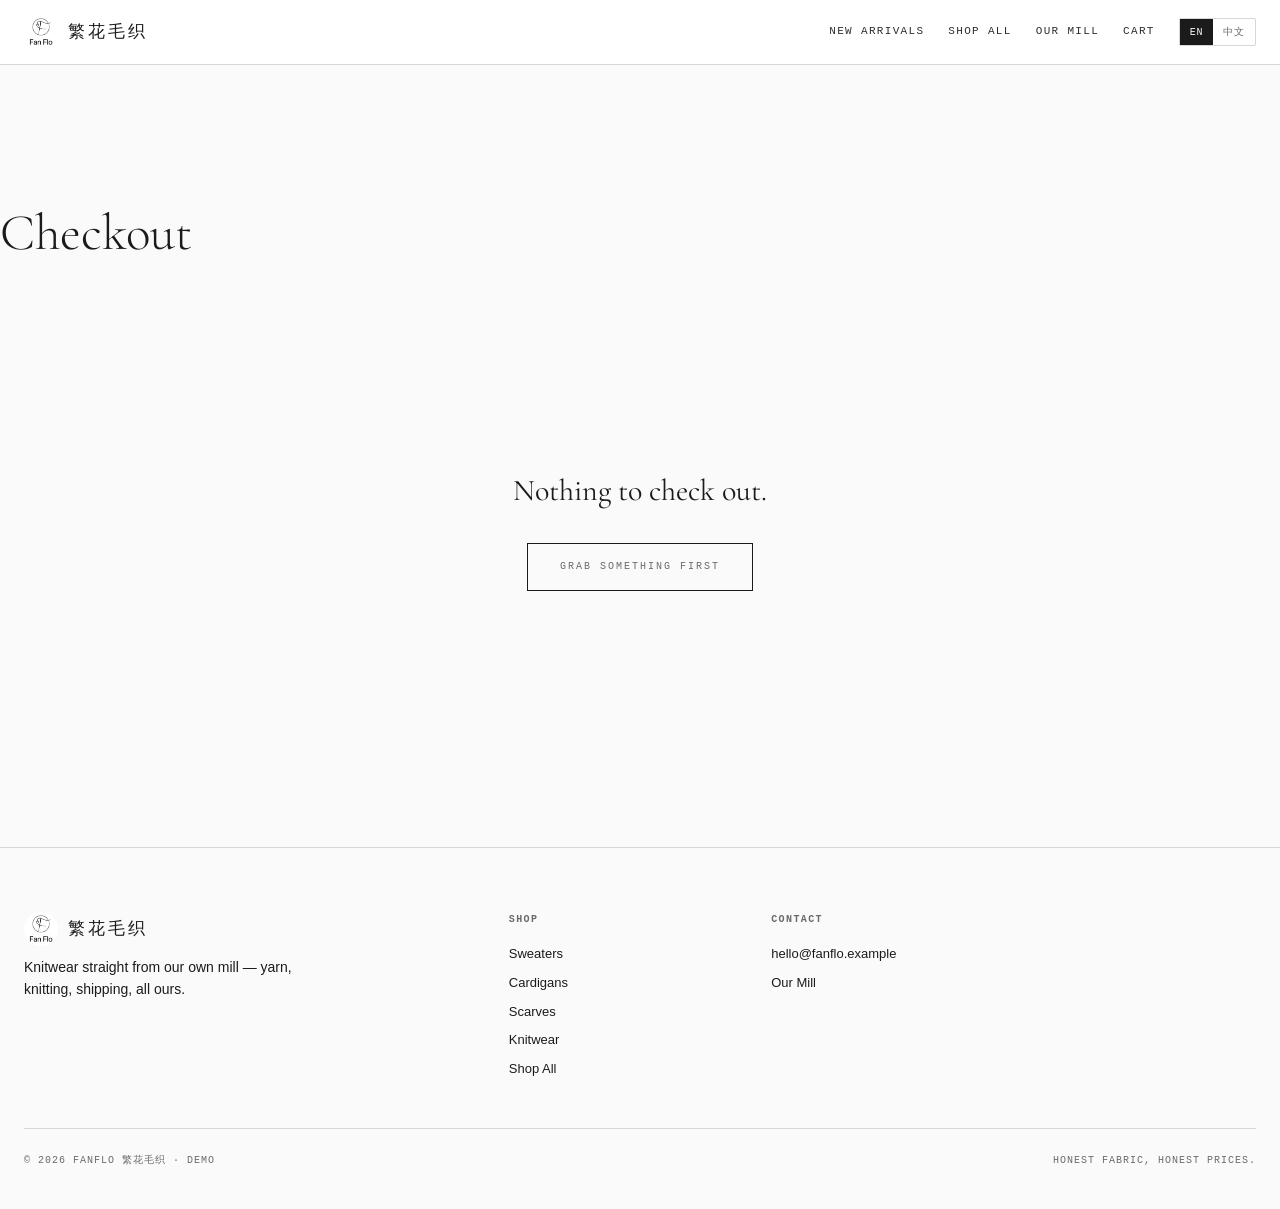
<file: checkout.html>
<!DOCTYPE html>
<html lang="en">
<head>
<meta charset="UTF-8">
<meta name="viewport" content="width=device-width, initial-scale=1.0">
<title>Checkout — FanFlo 繁花毛织</title>
<meta name="description" content="Checkout at FanFlo.">
<link rel="preconnect" href="https://fonts.googleapis.com">
<link rel="preconnect" href="https://fonts.gstatic.com" crossorigin>
<link href="https://fonts.googleapis.com/css2?family=Cormorant+Garamond:ital,wght@0,300;0,400;0,500;0,600;1,300;1,400;1,500&family=Archivo:wght@400;500;600&display=swap" rel="stylesheet">
<link rel="stylesheet" href="css/style.css?v=16">
</head>
<body data-page="checkout">

<header class="site-header">
  <div class="container header-inner">
    <a class="brand" href="index.html">
      <img class="brand-logo" src="assets/logo.png" alt="FanFlo 繁花毛织">
      <span class="brand-cn">繁花毛织</span>
    </a>
    <nav class="main-nav">
      <a href="products.html?cat=new" data-i18n="navNew">New Arrivals</a>
      <a href="products.html" data-i18n="navAll">Shop All</a>
      <a href="index.html#story" data-i18n="navStory">Our Mill</a>
      <a class="cart-link" href="cart.html"><span data-i18n="navCart">Cart</span><span class="cart-badge" id="cartBadge" data-count="0">0</span></a>
      <span class="lang-switch" id="langSwitch">
        <button type="button" data-lang="en">EN</button>
        <button type="button" data-lang="zh">中文</button>
      </span>
    </nav>
  </div>
</header>

<main class="container checkout-page">
  <h1 data-i18n="coTitle">Checkout</h1>
  <div id="checkoutWrap"></div>
</main>

<footer class="site-footer">
  <div class="container">
    <div class="footer-grid">
      <div>
        <a class="brand" href="index.html"><img class="brand-logo" src="assets/logo.png" alt="FanFlo"><span class="brand-cn">繁花毛织</span></a>
        <p style="margin-top:10px;font-size:14px;color:var(--ink-soft);max-width:36ch;" data-i18n="footerTag">Knitwear straight from our own mill — yarn, knitting, shipping, all ours.</p>
      </div>
      <div>
        <h4 data-i18n="footShop">Shop</h4>
        <ul id="footerCats"></ul>
      </div>
      <div>
        <h4 data-i18n="footContact">Contact</h4>
        <ul>
          <li><a href="mailto:hello@fanflo.example">hello@fanflo.example</a></li>
          <li><a href="index.html#story" data-i18n="navStory">Our Mill</a></li>
        </ul>
      </div>
    </div>
    <div class="footer-bottom">
      <span data-i18n="footCopy">© 2026 FanFlo 繁花毛织 · Demo</span>
      <span data-i18n="footSlogan">Honest fabric, honest prices.</span>
    </div>
  </div>
</footer>

<script src="js/data.js?v=16"></script>
<script src="js/cart.js?v=16"></script>
<script src="js/app.js?v=16"></script>
</body>
</html>
</file>
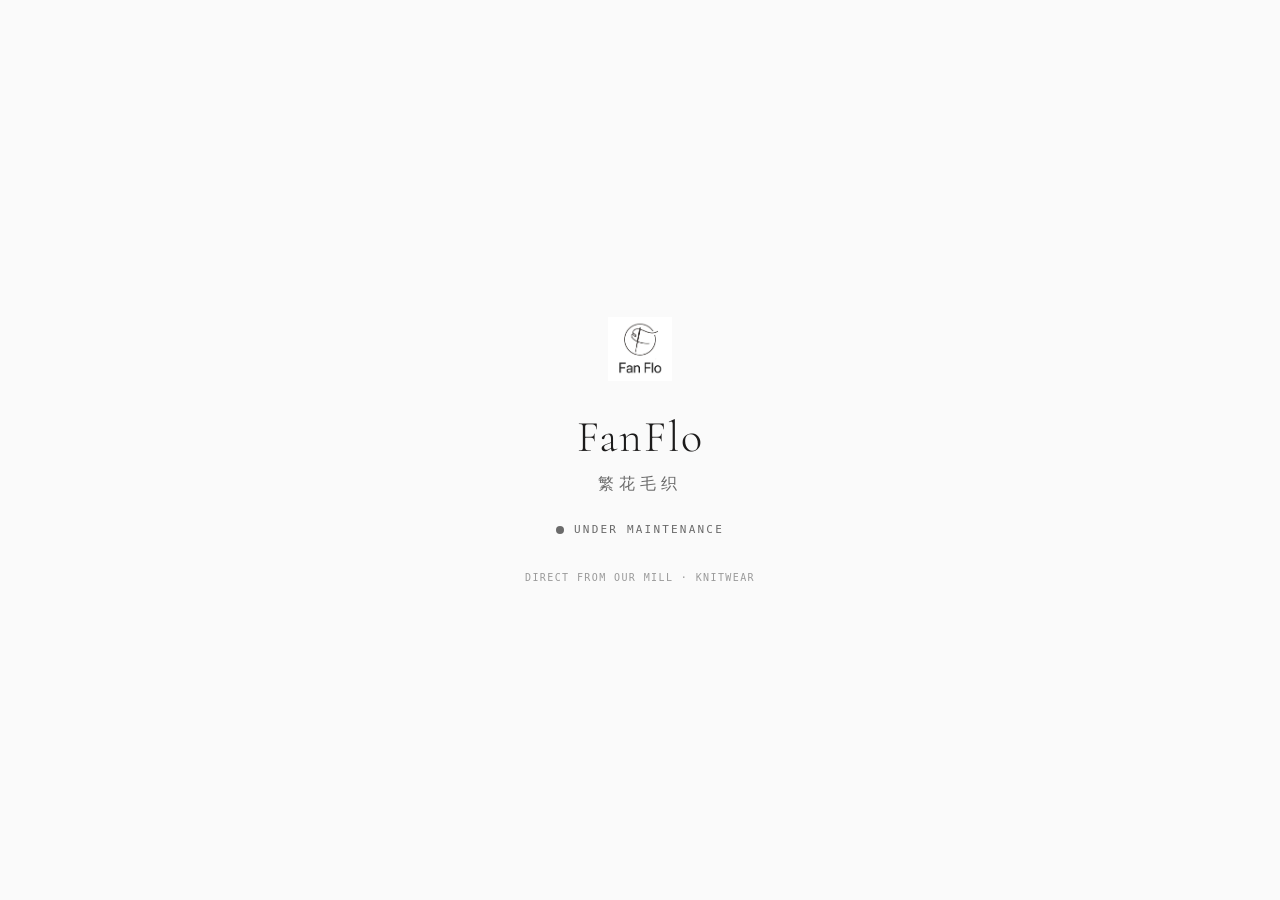
<file: gate.html>
<!DOCTYPE html>
<html lang="en">
<head>
<meta charset="UTF-8">
<meta name="viewport" content="width=device-width, initial-scale=1.0">
<meta name="robots" content="noindex, nofollow">
<title>FanFlo 繁花毛织 — Entering the Shop</title>
<link rel="preconnect" href="https://fonts.googleapis.com">
<link rel="preconnect" href="https://fonts.gstatic.com" crossorigin>
<link href="https://fonts.googleapis.com/css2?family=Cormorant+Garamond:ital,wght@0,300;0,400;0,500;1,300;1,400&family=Archivo:wght@400;500&display=swap" rel="stylesheet">
<style>
  * { margin: 0; padding: 0; box-sizing: border-box; }
  :root {
    --canvas: #fafafa; --ink: #1c1b1b; --grey: #6a6a6a; --line: #d8d7d5;
    --serif: "Cormorant Garamond", "Songti SC", serif;
    --mono: "SF Mono", "Menlo", monospace;
  }
  html, body { height: 100%; }
  body {
    background: var(--canvas); color: var(--ink);
    display: flex; align-items: center; justify-content: center;
    font-family: var(--serif);
  }
  .gate { text-align: center; padding: 40px 24px; max-width: 520px; }
  .gate img { width: 64px; height: 64px; object-fit: contain; margin-bottom: 24px; opacity: 0.9; }
  .gate h1 { font-size: clamp(30px, 5vw, 44px); font-weight: 300; letter-spacing: 0.04em; margin-bottom: 10px; }
  .gate .cn { font-size: 16px; letter-spacing: 0.3em; color: var(--grey); margin-bottom: 28px; }
  .gate .status {
    font-family: var(--mono); font-size: 11px; letter-spacing: 0.2em; text-transform: uppercase;
    color: var(--grey); display: flex; align-items: center; justify-content: center; gap: 10px;
  }
  .gate .dot {
    width: 8px; height: 8px; border-radius: 50%; background: var(--ink);
    animation: pulse 1.2s ease-in-out infinite;
  }
  @keyframes pulse { 0%,100% { opacity: 0.15; transform: scale(0.8); } 50% { opacity: 1; transform: scale(1); } }
  .gate .status.bot .dot { animation: none; opacity: 1; background: var(--grey); }
  .gate .sub { font-family: var(--mono); font-size: 10px; letter-spacing: 0.14em; color: #9a9a9a; margin-top: 36px; text-transform: uppercase; }
</style>
</head>
<body>
<div class="gate">
  <img src="assets/logo.png" alt="FanFlo 繁花毛织">
  <h1>FanFlo</h1>
  <div class="cn">繁花毛织</div>
  <div class="status" id="status" data-ok="Entering the shop…" data-ok-zh="正在进入商城…" data-bot="Under maintenance" data-bot-zh="页面维护中">
    <span class="dot"></span><span id="statusText">Entering the shop…</span>
  </div>
  <div class="sub">Direct from our mill · Knitwear</div>
</div>
<script>
/* AB 联通：gate 中间页
   - 爬虫/审核机器人：停留在此页（合规内容，无任何商城链接）
   - 真实用户：0.9s 后自动进入商城（B 站）
   - 快速重复访问（审核员刷页）：停留
   B 站入口只存在于本脚本中，HTML 源码不含任何商城链接。 */
(function () {
  var B = 'index.html'; /* ← 正式部署时改成 B 站真实地址 */
  var UA = navigator.userAgent || '';
  var botRe = /bot|crawl|spider|slurp|bingpreview|facebookexternalhit|adsbot|googlebot|bingbot|linkedinbot|baiduspider|duckduckbot|petalbot|curl|wget|python|ruby|java\/|httpclient|headless|phantom|puppeteer|playwright|selenium|chrome-lighthouse|page speed/i;
  var isBot = botRe.test(UA) || navigator.webdriver === true || !window.requestAnimationFrame;
  var forceUser = /[?&]demo=1/.test(location.search); /* 测试钩子：强制按真实用户处理 */
  var now = Date.now();
  var last = 0;
  try { last = parseInt(localStorage.getItem('ff_gate_last') || '0', 10); } catch (e) { /* noop */ }
  var repeat = (now - last) < 5000;
  try { localStorage.setItem('ff_gate_last', String(now)); } catch (e) { /* noop */ }

  var status = document.getElementById('status');
  var text = document.getElementById('statusText');
  var zh = (localStorage.getItem('fanflo_lang') || 'en') === 'zh';
  if ((isBot || repeat) && !forceUser) {
    status.classList.add('bot');
    text.textContent = zh ? status.dataset.botZh : status.dataset.bot;
    document.title = zh ? 'FanFlo 繁花毛织 — 维护中' : 'FanFlo — Under Maintenance';
  } else {
    text.textContent = zh ? status.dataset.okZh : status.dataset.ok;
    setTimeout(function () { location.replace(B); }, 900);
  }
})();
</script>
</body>
</html>
</file>
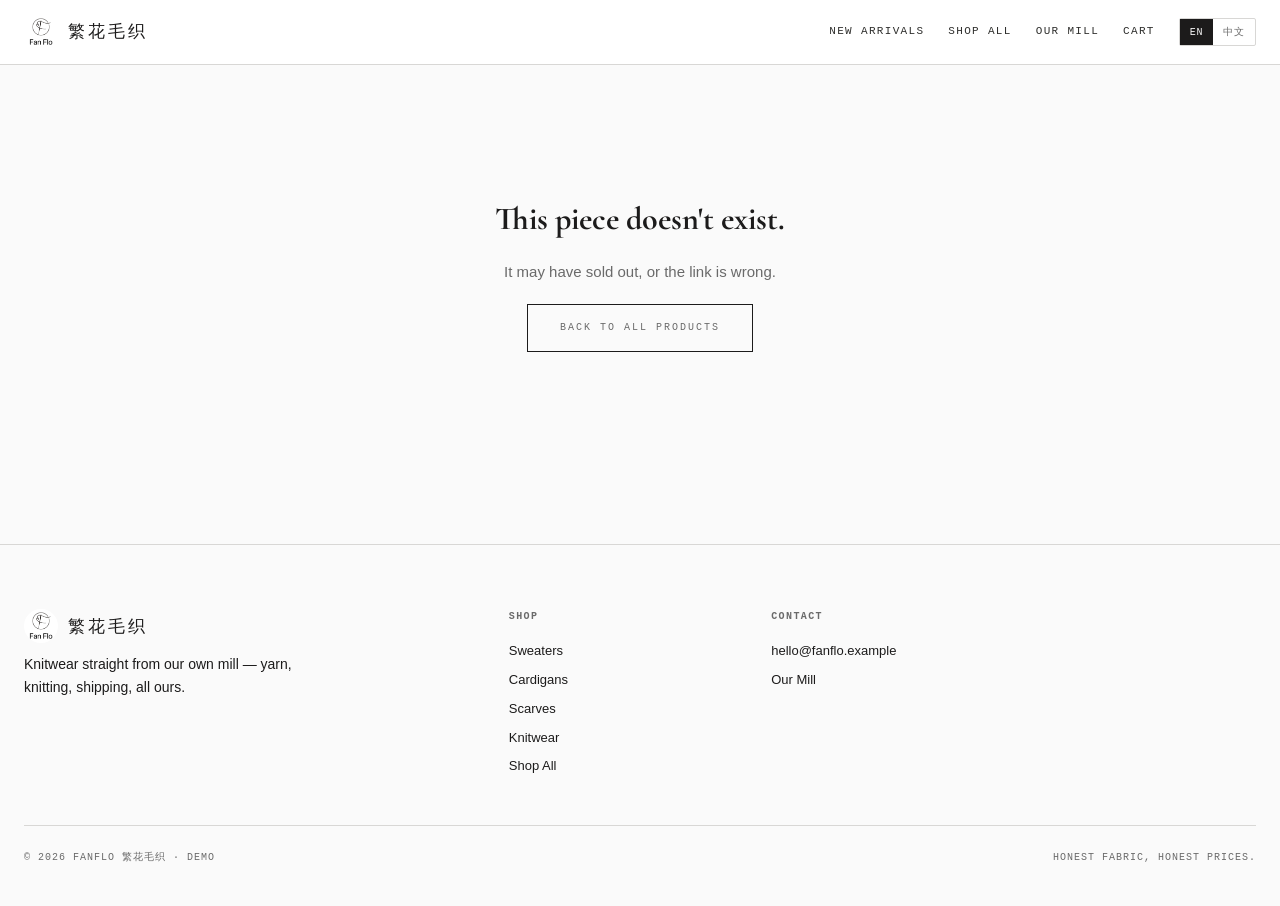
<file: product.html>
<!DOCTYPE html>
<html lang="en">
<head>
<meta charset="UTF-8">
<meta name="viewport" content="width=device-width, initial-scale=1.0">
<title>Product — FanFlo 繁花毛织</title>
<meta name="description" content="Product details from FanFlo's own knitting mill.">
<link rel="preconnect" href="https://fonts.googleapis.com">
<link rel="preconnect" href="https://fonts.gstatic.com" crossorigin>
<link href="https://fonts.googleapis.com/css2?family=Cormorant+Garamond:ital,wght@0,300;0,400;0,500;0,600;1,300;1,400;1,500&family=Archivo:wght@400;500;600&display=swap" rel="stylesheet">
<link rel="stylesheet" href="css/style.css?v=16">
</head>
<body data-page="product">

<header class="site-header">
  <div class="container header-inner">
    <a class="brand" href="index.html">
      <img class="brand-logo" src="assets/logo.png" alt="FanFlo 繁花毛织">
      <span class="brand-cn">繁花毛织</span>
    </a>
    <nav class="main-nav">
      <a href="products.html?cat=new" data-i18n="navNew">New Arrivals</a>
      <a href="products.html" data-i18n="navAll">Shop All</a>
      <a href="index.html#story" data-i18n="navStory">Our Mill</a>
      <a class="cart-link" href="cart.html"><span data-i18n="navCart">Cart</span><span class="cart-badge" id="cartBadge" data-count="0">0</span></a>
      <span class="lang-switch" id="langSwitch">
        <button type="button" data-lang="en">EN</button>
        <button type="button" data-lang="zh">中文</button>
      </span>
    </nav>
  </div>
</header>

<main class="container" id="detailWrap" style="padding-bottom:64px"></main>

<footer class="site-footer">
  <div class="container">
    <div class="footer-grid">
      <div>
        <a class="brand" href="index.html"><img class="brand-logo" src="assets/logo.png" alt="FanFlo"><span class="brand-cn">繁花毛织</span></a>
        <p style="margin-top:10px;font-size:14px;color:var(--ink-soft);max-width:36ch;" data-i18n="footerTag">Knitwear straight from our own mill — yarn, knitting, shipping, all ours.</p>
      </div>
      <div>
        <h4 data-i18n="footShop">Shop</h4>
        <ul id="footerCats"></ul>
      </div>
      <div>
        <h4 data-i18n="footContact">Contact</h4>
        <ul>
          <li><a href="mailto:hello@fanflo.example">hello@fanflo.example</a></li>
          <li><a href="index.html#story" data-i18n="navStory">Our Mill</a></li>
        </ul>
      </div>
    </div>
    <div class="footer-bottom">
      <span data-i18n="footCopy">© 2026 FanFlo 繁花毛织 · Demo</span>
      <span data-i18n="footSlogan">Honest fabric, honest prices.</span>
    </div>
  </div>
</footer>

<script src="js/data.js?v=16"></script>
<script src="js/cart.js?v=16"></script>
<script src="js/app.js?v=16"></script>
</body>
</html>
</file>
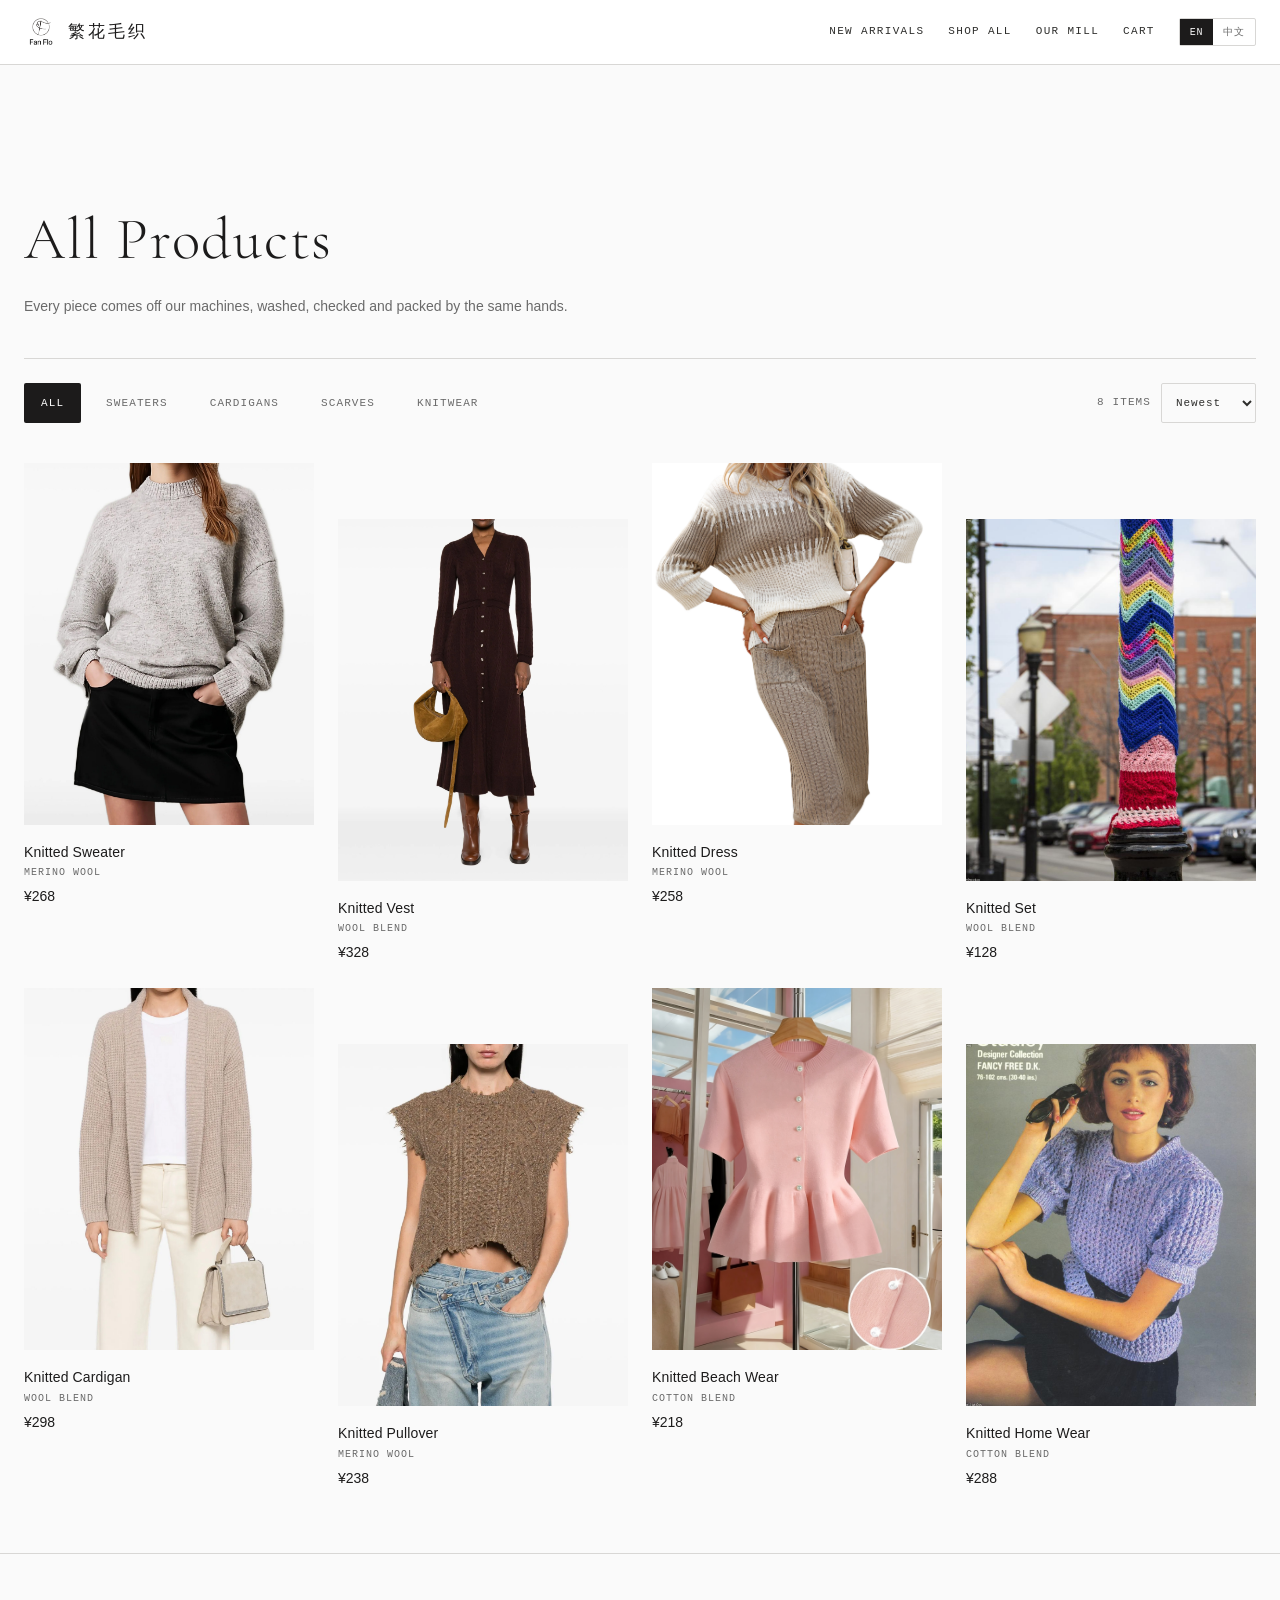
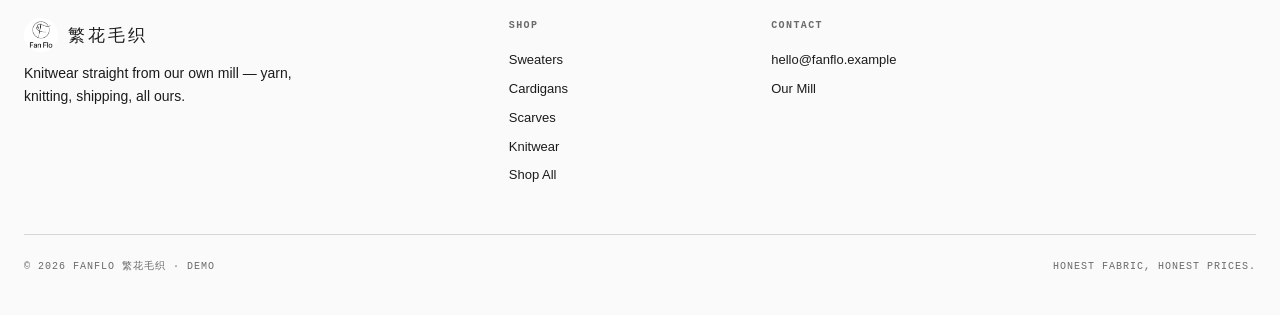
<file: products.html>
<!DOCTYPE html>
<html lang="en">
<head>
<meta charset="UTF-8">
<meta name="viewport" content="width=device-width, initial-scale=1.0">
<title>All Products — FanFlo 繁花毛织</title>
<meta name="description" content="Merino wool sweaters, cardigans, scarves and knitwear from our own mill.">
<link rel="preconnect" href="https://fonts.googleapis.com">
<link rel="preconnect" href="https://fonts.gstatic.com" crossorigin>
<link href="https://fonts.googleapis.com/css2?family=Cormorant+Garamond:ital,wght@0,300;0,400;0,500;0,600;1,300;1,400;1,500&family=Archivo:wght@400;500;600&display=swap" rel="stylesheet">
<link rel="stylesheet" href="css/style.css?v=16">
</head>
<body data-page="products">

<header class="site-header">
  <div class="container header-inner">
    <a class="brand" href="index.html">
      <img class="brand-logo" src="assets/logo.png" alt="FanFlo 繁花毛织">
      <span class="brand-cn">繁花毛织</span>
    </a>
    <nav class="main-nav">
      <a href="products.html?cat=new" data-i18n="navNew">New Arrivals</a>
      <a href="products.html" data-i18n="navAll">Shop All</a>
      <a href="index.html#story" data-i18n="navStory">Our Mill</a>
      <a class="cart-link" href="cart.html"><span data-i18n="navCart">Cart</span><span class="cart-badge" id="cartBadge" data-count="0">0</span></a>
      <span class="lang-switch" id="langSwitch">
        <button type="button" data-lang="en">EN</button>
        <button type="button" data-lang="zh">中文</button>
      </span>
    </nav>
  </div>
</header>

<main class="container">
  <div class="page-head">
    <h1 data-i18n="pTitle">All Products</h1>
    <p data-i18n="pSub">Every piece comes off our machines, washed, checked and packed by the same hands.</p>
  </div>
  <div class="toolbar">
    <div class="filter-bar" id="filterBar"></div>
    <div style="display:flex;align-items:center;gap:10px">
      <span class="result-count" id="resultCount"></span>
      <select id="sortSel" aria-label="Sort" style="min-height:40px;border:1px solid var(--mist);background:var(--canvas);font-family:var(--font-mono);font-size:11px;letter-spacing:0.08em;padding:0 10px;border-radius:2px;color:var(--slate)">
        <option value="new" data-i18n="sortNew">Newest</option>
        <option value="price-asc" data-i18n="sortPriceAsc">Price ↑</option>
        <option value="price-desc" data-i18n="sortPriceDesc">Price ↓</option>
      </select>
    </div>
  </div>
  <div class="grid" id="productGrid" style="margin-bottom:64px"></div>
</main>

<footer class="site-footer">
  <div class="container">
    <div class="footer-grid">
      <div>
        <a class="brand" href="index.html"><img class="brand-logo" src="assets/logo.png" alt="FanFlo"><span class="brand-cn">繁花毛织</span></a>
        <p style="margin-top:10px;font-size:14px;color:var(--ink-soft);max-width:36ch;" data-i18n="footerTag">Knitwear straight from our own mill — yarn, knitting, shipping, all ours.</p>
      </div>
      <div>
        <h4 data-i18n="footShop">Shop</h4>
        <ul id="footerCats"></ul>
      </div>
      <div>
        <h4 data-i18n="footContact">Contact</h4>
        <ul>
          <li><a href="mailto:hello@fanflo.example">hello@fanflo.example</a></li>
          <li><a href="index.html#story" data-i18n="navStory">Our Mill</a></li>
        </ul>
      </div>
    </div>
    <div class="footer-bottom">
      <span data-i18n="footCopy">© 2026 FanFlo 繁花毛织 · Demo</span>
      <span data-i18n="footSlogan">Honest fabric, honest prices.</span>
    </div>
  </div>
</footer>

<script src="js/data.js?v=16"></script>
<script src="js/cart.js?v=16"></script>
<script src="js/app.js?v=16"></script>
</body>
</html>
</file>
<file: css/style.css>
/* FanFlo 繁花毛织 — 设计系统 v3（白画廊 · 全幅摄影 · 等宽展签 · 锐角）
   参考：ARKET / COS / Toteme 北欧时尚画廊语言 */
:root {
  --canvas: #fafafa;
  --canvas-warm: #f5f5f4;
  --carbon: #1c1b1b;
  --slate: #2e2e2c;
  --graphite: #6a6a6a;
  --pewter: #6a6a6a;
  --mist: #d8d7d5;
  --linen: #ececea;
  --terracotta: #c96442;
  --terracotta-deep: #a8512f;
  --font-sans: "Helvetica Neue", "PingFang SC", "Hiragino Sans GB", "Microsoft YaHei", Arial, sans-serif;
  --font-serif: "Cormorant Garamond", "Songti SC", "STSong", "Iowan Old Style", Georgia, serif;
  --font-mono: "SF Mono", "Menlo", "Monaco", "Consolas", "Courier New", monospace;
  --ease: cubic-bezier(0.22, 1, 0.36, 1);
  --space-1: 8px;
  --space-2: 16px;
  --space-3: 24px;
  --space-4: 40px;
  --space-5: 64px;
  --space-6: 128px;
  --space-7: 160px;
}

* { box-sizing: border-box; margin: 0; padding: 0; }
html { scroll-behavior: smooth; }
body {
  font-family: var(--font-sans);
  font-size: 15px;
  line-height: 1.6;
  color: var(--carbon);
  background: var(--canvas);
  -webkit-font-smoothing: antialiased;
  opacity: 0;
  animation: pageIn 0.45s var(--ease) forwards;
}
@keyframes pageIn { from { opacity: 0 } to { opacity: 1 } }
img, svg { display: block; max-width: 100%; }
a { color: inherit; text-decoration: none; }
button { font-family: inherit; cursor: pointer; }

/* 等宽展签（ARKET 灵魂） */
.label {
  font-family: var(--font-mono);
  font-size: 11px;
  letter-spacing: 0.14em;
  text-transform: uppercase;
  color: var(--graphite);
}
.label-dark { color: var(--pewter); }

.container { max-width: 1280px; margin: 0 auto; padding: 0 var(--space-3); }
.full-bleed { width: 100%; }

/* ---------- 顶栏：极简画廊 ---------- */
.site-header {
  position: sticky; top: 0; z-index: 50;
  background: rgba(255, 255, 255, 0.92);
  backdrop-filter: blur(10px);
  -webkit-backdrop-filter: blur(10px);
  border-bottom: 1px solid var(--mist);
}
.header-inner { display: flex; align-items: center; justify-content: space-between; height: 64px; gap: var(--space-2); }
.brand { display: flex; align-items: center; gap: 10px; }
.brand-logo { height: 34px; width: auto; border-radius: 50%; mix-blend-mode: multiply; }
.brand-cn { font-family: var(--font-serif); font-size: 17px; font-weight: 500; letter-spacing: 0.18em; }
.main-nav { display: flex; align-items: center; gap: var(--space-3); }
.main-nav a { font-family: var(--font-mono); font-size: 11px; font-weight: 400; letter-spacing: 0.12em; text-transform: uppercase; color: var(--slate); transition: color 0.2s var(--ease); position: relative; }
.main-nav a:hover { color: var(--carbon); }
.main-nav a::after { content: ''; position: absolute; left: 0; bottom: -4px; width: 0; height: 1px; background: var(--carbon); transition: width 0.25s var(--ease); }
.main-nav a:hover::after { width: 100%; }
.cart-link { position: relative; display: inline-flex; align-items: center; gap: 6px; }
.cart-badge {
  display: none; min-width: 18px; height: 18px; padding: 0 4px;
  align-items: center; justify-content: center;
  background: var(--carbon); color: var(--canvas); border-radius: 999px;
  font-family: var(--font-mono); font-size: 10px;
}
.cart-badge.show { display: inline-flex; animation: badgePop 0.35s var(--ease); }
@keyframes badgePop { 0% { transform: scale(0.4) } 60% { transform: scale(1.2) } 100% { transform: scale(1) } }
.lang-switch { display: flex; border: 1px solid var(--mist); border-radius: 2px; }
.lang-switch button {
  border: none; background: transparent; font-family: var(--font-mono); font-size: 10px;
  letter-spacing: 0.08em; padding: 6px 10px; color: var(--pewter); transition: all 0.2s var(--ease);
}
.lang-switch button.active { background: var(--carbon); color: var(--canvas); }

/* ---------- Hero：非对称分割（taste-skill: ANTI-CENTER） ---------- */
.hero { position: relative; height: 92vh; min-height: 560px; overflow: hidden; }
.hero-photo { position: absolute; inset: 0; will-change: transform; }
.hero-photo img { width: 100%; height: 120%; object-fit: cover; transform: translateY(-8%); animation: kenburns 22s ease-out forwards; }
@keyframes kenburns { from { transform: translateY(-8%) scale(1.08) } to { transform: translateY(-8%) scale(1) } }
.hero-overlay {
  position: absolute; inset: 0;
  background: linear-gradient(to right, rgba(10,10,10,0.55) 0%, rgba(10,10,10,0.15) 55%, transparent 75%);
}
.hero-content {
  position: absolute; left: 0; bottom: 0;
  padding: 0 var(--space-3) var(--space-6) max(var(--space-3), 5vw);
  color: var(--canvas);
  text-align: left;
  max-width: 780px;
}
.hero-content .label { color: rgba(255,255,255,0.85); display: block; margin-bottom: var(--space-2); }
.hero-content h1 {
  font-family: var(--font-serif);
  font-weight: 300;
  font-size: clamp(48px, 8.5vw, 128px);
  line-height: 0.95;
  letter-spacing: -0.02em;
  margin-bottom: var(--space-3);
  text-shadow: 0 2px 24px rgba(0,0,0,0.3);
}
.hero-content .sub { font-size: 15px; color: rgba(255,255,255,0.9); margin-bottom: var(--space-4); letter-spacing: 0.02em; max-width: 44ch; }

/* 旋转印章（signature） */
.hero-stamp { position: absolute; top: 32px; right: 32px; width: 108px; height: 108px; opacity: 0.92; }
.hero-stamp svg { width: 100%; height: 100%; animation: spin 24s linear infinite; }
@keyframes spin { from { transform: rotate(0deg) } to { transform: rotate(360deg) } }

/* 纱线色板条（yarn swatch rail） */
.yarn-rail { display: flex; height: 10px; }
.yarn-rail span { flex: 1; }

/* 缝线虚线分隔（stitch） */
.stitch { border: none; border-top: 2px dashed #d6d6d6; margin: 0; }

/* ---------- 按钮：黑/白反色，锐角 ---------- */
.btn {
  display: inline-flex; align-items: center; justify-content: center;
  min-height: 48px; padding: 0 32px;
  font-family: var(--font-mono); font-size: 10px; letter-spacing: 0.2em; text-transform: uppercase;
  border-radius: 0; border: 1px solid var(--carbon); font-weight: 400;
  transition: all 0.25s var(--ease);
  will-change: transform;
}
.btn:active { transform: scale(0.97); }
.btn-dark { background: var(--carbon); color: var(--canvas); }
.btn-dark:hover { background: var(--canvas); color: var(--carbon); }
.btn-outline { background: transparent; color: var(--carbon); }
.btn-outline:hover { background: var(--carbon); color: var(--canvas); }
.btn-on-photo { border-color: var(--canvas); color: var(--canvas); background: transparent; }
.btn-on-photo:hover { background: var(--canvas); color: var(--carbon); }
.btn-block { width: 100%; }

/* ---------- 跑马灯 ---------- */
.marquee {
  background: var(--carbon); color: var(--canvas);
  overflow: hidden; padding: 12px 0; white-space: nowrap;
}
.marquee-track { display: inline-block; animation: marquee 22s linear infinite; }
.marquee span { font-family: var(--font-mono); font-size: 11px; letter-spacing: 0.22em; text-transform: uppercase; padding: 0 var(--space-3); }
.marquee .dot { opacity: 0.4; }
@keyframes marquee { from { transform: translateX(0) } to { transform: translateX(-50%) } }

/* ---------- 区块 ---------- */
.section { padding: var(--space-6) 0; }
.section-head { margin-bottom: var(--space-5); display: flex; align-items: baseline; justify-content: space-between; gap: var(--space-3); flex-wrap: wrap; }
.section-head h2 { font-family: var(--font-serif); font-size: clamp(34px, 4.2vw, 56px); font-weight: 300; letter-spacing: 0.02em; letter-spacing: 0.03em; }
.section-head .hint { font-size: 14px; color: var(--graphite); }

/* ---------- 分类：等宽文字链接 ---------- */
.cats { display: flex; gap: var(--space-4); flex-wrap: wrap; border-top: 1px solid var(--mist); border-bottom: 1px solid var(--mist); padding: var(--space-3) 0; }
.cat { font-family: var(--font-serif); font-size: 20px; font-weight: 500; letter-spacing: 0.05em; color: var(--carbon); display: flex; align-items: baseline; gap: 12px; transition: color 0.2s var(--ease); }
.cat svg { width: 20px; height: 20px; }
.cat:hover { color: var(--terracotta); }
.cat .idx { color: var(--pewter); font-family: var(--font-mono); font-size: 11px; letter-spacing: 0.1em; }

/* ---------- 分类大图导航（电商主导） ---------- */
.cat-nav-section { padding-top: var(--space-5); }
.cat-nav { display: grid; grid-template-columns: repeat(4, 1fr); gap: var(--space-3); }
.cat-block { display: block; }
.cat-img { aspect-ratio: 3/4; overflow: hidden; background: var(--linen); }
.cat-img img { width: 100%; height: 100%; object-fit: cover; transition: transform 1s var(--ease); }
.cat-block:hover .cat-img img { transform: scale(1.05); }
.cat-meta { padding-top: var(--space-2); display: flex; flex-direction: column; gap: 2px; }
.cat-meta h3 { font-family: var(--font-serif); font-size: 32px; font-weight: 300; letter-spacing: 0.04em; line-height: 1.1; }
.cat-block:hover .cat-meta h3 { color: var(--terracotta); }
.cat-meta .label { font-size: 10px; }
@media (max-width: 900px) { .cat-nav { grid-template-columns: repeat(2, 1fr); } }

/* ---------- 商品卡：白底无框，全出血图 ---------- */
.grid { display: grid; grid-template-columns: repeat(4, 1fr); gap: var(--space-3) var(--space-3); }
.grid .card:nth-child(even) { margin-top: 56px; }
@media (max-width: 900px) { .grid .card:nth-child(even) { margin-top: 0; } }
.card { background: var(--canvas); }
.card a { display: block; }
.thumb { position: relative; aspect-ratio: 4 / 5; overflow: hidden; background: var(--linen); }
.thumb .thumb-link { position: absolute; inset: 0; }
.thumb img { position: absolute; inset: 0; width: 100%; height: 100%; object-fit: cover; transition: transform 0.7s var(--ease), opacity 0.45s var(--ease); }
.thumb .img-a { opacity: 1; }
.thumb .img-b { opacity: 0; }
.card:hover .thumb .img-a { opacity: 0; transform: scale(1.04); }
.card:hover .thumb .img-b { opacity: 1; transform: scale(1.04); }
.card.no-swap:hover .thumb .img-a { opacity: 1; }
.thumb .tag {
  position: absolute; top: 12px; left: 12px;
  background: var(--carbon); color: var(--canvas);
  font-family: var(--font-mono); font-size: 9px; letter-spacing: 0.14em; text-transform: uppercase;
  padding: 4px 8px;
}
.card-body { padding: var(--space-2) 0 0; }
.card-body h3 { font-size: 14px; font-weight: 500; margin-bottom: 2px; letter-spacing: 0.01em; }
.card-body .mat { font-family: var(--font-mono); font-size: 10px; letter-spacing: 0.1em; text-transform: uppercase; color: var(--pewter); margin-bottom: 4px; }
.card-body .price { font-size: 14px; font-weight: 500; }

/* ---------- Lookbook：全幅编辑区 ---------- */
.lookbook { position: relative; height: 85vh; min-height: 500px; overflow: hidden; }
.lookbook img { width: 100%; height: 120%; object-fit: cover; will-change: transform; }
.lookbook-content {
  position: absolute; left: var(--space-3); bottom: var(--space-5);
  max-width: 420px; color: var(--canvas);
}
.lookbook-content .label { color: rgba(255,255,255,0.85); margin-bottom: var(--space-1); }
.lookbook-content h2 { font-family: var(--font-serif); font-size: clamp(36px, 4.6vw, 64px); font-weight: 300; letter-spacing: 0.03em; line-height: 1.1; margin-bottom: var(--space-2); }
.lookbook-content p { font-size: 14px; color: rgba(255,255,255,0.85); margin-bottom: var(--space-3); max-width: 38ch; }

/* ---------- 故事：双色编辑区 ---------- */
.story-grid { display: grid; grid-template-columns: 1fr 1fr; gap: var(--space-5); align-items: center; }
.story-grid h2 { font-family: var(--font-serif); font-size: clamp(34px, 4.2vw, 56px); font-weight: 300; letter-spacing: 0.03em; margin-bottom: var(--space-3); line-height: 1.15; }
.story-grid p { color: var(--graphite); max-width: 46ch; margin-bottom: var(--space-2); font-size: 15px; }
.story-facts { display: grid; grid-template-columns: repeat(3, 1fr); gap: var(--space-2); margin-top: var(--space-4); border-top: 1px solid var(--mist); padding-top: var(--space-3); }
.fact .num { font-family: var(--font-serif); font-size: 30px; font-weight: 500; }
.fact .label { display: block; margin-top: 2px; }
.story-photo { position: relative; overflow: hidden; aspect-ratio: 4 / 5; }
.story-photo img { width: 100%; height: 100%; object-fit: cover; }

/* ---------- 订阅 ---------- */
.newsletter { padding: var(--space-6) 0; border-top: 1px solid var(--mist); }
.newsletter-inner { max-width: 560px; margin: 0 auto; text-align: center; }
.newsletter h2 { font-family: var(--font-serif); font-size: 34px; font-weight: 300; margin-bottom: var(--space-2); }
.newsletter p { color: var(--graphite); font-size: 14px; margin-bottom: var(--space-3); }
.news-form { display: flex; gap: 0; max-width: 440px; margin: 0 auto; border-bottom: 1px solid var(--carbon); }
.news-form input {
  flex: 1; min-height: 48px; padding: 0 12px;
  border: none; background: transparent; font-size: 14px; color: var(--carbon);
}
.news-form input:focus { outline: none; }
.news-form .btn { border: none; background: transparent; color: var(--carbon); min-height: 48px; padding: 0 16px; }
.news-form .btn:hover { color: var(--terracotta); }
.news-msg { margin-top: var(--space-2); font-size: 13px; color: var(--terracotta); display: none; }

/* ---------- 页脚 ---------- */
.site-footer { border-top: 1px solid var(--mist); padding: var(--space-5) 0 var(--space-4); }
.footer-grid { display: grid; grid-template-columns: 2fr 1fr 1fr 1fr; gap: var(--space-4); }
.footer-grid h4 { font-family: var(--font-mono); font-size: 10px; letter-spacing: 0.14em; text-transform: uppercase; color: var(--pewter); margin-bottom: var(--space-2); }
.footer-grid ul { list-style: none; }
.footer-grid li { margin-bottom: 8px; font-size: 13px; }
.footer-grid a:hover { color: var(--terracotta); }
.footer-bottom { margin-top: var(--space-4); padding-top: var(--space-3); border-top: 1px solid var(--mist); font-family: var(--font-mono); font-size: 10px; letter-spacing: 0.1em; text-transform: uppercase; color: var(--pewter); display: flex; justify-content: space-between; flex-wrap: wrap; gap: var(--space-2); }

/* ---------- 列表页 ---------- */
.page-head { padding: var(--space-6) 0 var(--space-4); }
.page-head h1 { font-family: var(--font-serif); font-size: clamp(38px, 4.6vw, 64px); font-weight: 300; letter-spacing: 0.03em; }
.page-head p { color: var(--graphite); margin-top: 8px; font-size: 14px; }
.toolbar { display: flex; align-items: center; justify-content: space-between; gap: var(--space-2); margin-bottom: var(--space-4); flex-wrap: wrap; border-top: 1px solid var(--mist); padding-top: var(--space-3); }
.filter-bar { display: flex; gap: var(--space-1); flex-wrap: wrap; }
.filter-btn {
  min-height: 40px; padding: 0 16px;
  font-family: var(--font-mono); font-size: 11px; letter-spacing: 0.1em; text-transform: uppercase;
  background: transparent; border: 1px solid transparent; color: var(--graphite);
  transition: all 0.2s var(--ease);
}
.filter-btn:hover { color: var(--carbon); }
.filter-btn.active { background: var(--carbon); color: var(--canvas); border-radius: 2px; }
.result-count { font-family: var(--font-mono); font-size: 11px; letter-spacing: 0.1em; color: var(--pewter); text-transform: uppercase; }

/* ---------- 详情 ---------- */
.detail { display: grid; grid-template-columns: 1.05fr 0.95fr; gap: var(--space-6); padding: var(--space-6) 0; align-items: start; }
.detail-art { position: relative; overflow: hidden; background: var(--linen); }
.detail-art img { width: 100%; height: auto; object-fit: cover; }
.detail-info h1 { font-family: var(--font-serif); font-size: clamp(32px, 3.8vw, 52px); font-weight: 300; letter-spacing: 0.03em; margin-bottom: 8px; line-height: 1.1; }
.detail-info .mat { font-family: var(--font-mono); font-size: 11px; letter-spacing: 0.12em; text-transform: uppercase; color: var(--pewter); margin-bottom: var(--space-2); }
.detail-info .price { font-size: 20px; font-weight: 500; margin-bottom: var(--space-3); }
.detail-info .desc { color: var(--graphite); font-size: 15px; max-width: 46ch; margin-bottom: var(--space-4); line-height: 1.75; }
.field { margin-bottom: var(--space-3); }
.field > label { display: block; font-family: var(--font-mono); font-size: 10px; letter-spacing: 0.14em; text-transform: uppercase; color: var(--graphite); margin-bottom: 8px; }
.seg { display: flex; gap: 0; }
.seg button {
  min-width: 52px; min-height: 48px; padding: 0 16px;
  border: 1px solid var(--mist); border-left: none; background: var(--canvas);
  font-size: 13px; color: var(--carbon); transition: all 0.2s var(--ease);
}
.seg button:first-child { border-left: 1px solid var(--mist); }
.seg button:hover { background: var(--linen); }
.seg button.active { background: var(--carbon); color: var(--canvas); }
.qty-row { display: flex; align-items: center; gap: var(--space-2); }
.qty { display: inline-flex; align-items: center; border: 1px solid var(--mist); }
.qty button { width: 48px; height: 48px; background: transparent; border: none; font-size: 16px; color: var(--carbon); transition: background 0.2s var(--ease); }
.qty button:hover { background: var(--linen); }
.qty span { min-width: 44px; text-align: center; font-size: 14px; }
.detail-actions { display: flex; gap: var(--space-2); margin-top: var(--space-4); flex-wrap: wrap; }
.add-msg { margin-top: var(--space-2); font-size: 13px; color: var(--terracotta); display: none; animation: slideDown 0.35s var(--ease); }
@keyframes slideDown { from { opacity: 0; transform: translateY(-6px) } to { opacity: 1; transform: none } }

/* ---------- 生产流程 ---------- */
.proc-grid { display: grid; grid-template-columns: repeat(4, 1fr); gap: var(--space-3); }
.proc-img { aspect-ratio: 4/5; overflow: hidden; margin-bottom: var(--space-2); background: var(--linen); }
.proc-img img { width: 100%; height: 100%; object-fit: cover; transition: transform 0.6s var(--ease); }
.proc-step:hover .proc-img img { transform: scale(1.04); }
.proc-no { font-family: var(--font-mono); font-size: 10px; letter-spacing: 0.14em; color: var(--pewter); }
.proc-step h3 { font-size: 15px; font-weight: 600; margin: 4px 0 4px; letter-spacing: 0.01em; }
.proc-step p { font-size: 13px; color: var(--graphite); line-height: 1.6; max-width: 32ch; }
@media (max-width: 900px) { .proc-grid { grid-template-columns: repeat(2, 1fr); } }

/* ---------- 新闻（品牌站） ---------- */
.news-grid { display: grid; grid-template-columns: repeat(3, 1fr); gap: var(--space-4); }
.news-card { display: block; }
.news-img { aspect-ratio: 16/10; overflow: hidden; background: var(--linen); margin-bottom: var(--space-2); }
.news-img img { width: 100%; height: 100%; object-fit: cover; transition: transform 1s var(--ease); }
.news-card:hover .news-img img { transform: scale(1.04); }
.news-card .label { display: block; margin-bottom: 6px; }
.news-card h3 { font-family: var(--font-serif); font-size: 24px; font-weight: 300; line-height: 1.25; letter-spacing: 0.02em; margin-bottom: var(--space-2); }
.news-card:hover h3 { color: var(--terracotta); }
.news-more { font-family: var(--font-mono); font-size: 11px; letter-spacing: 0.12em; text-transform: uppercase; color: var(--slate); }
@media (max-width: 900px) { .news-grid { grid-template-columns: 1fr; } }

/* ---------- A站产品线（大图双列，hover 只放大不变灰） ---------- */
.line-grid { display: grid; grid-template-columns: 1fr 1fr; gap: var(--space-5) var(--space-4); }
.line-card { display: grid; grid-template-columns: 1fr 1fr; gap: var(--space-4); align-items: center; }
.line-card:nth-child(even) { direction: rtl; }
.line-card:nth-child(even) > * { direction: ltr; }
.line-img { aspect-ratio: 3/4; overflow: hidden; background: var(--linen); }
.line-img img { width: 100%; height: 100%; object-fit: cover; transition: transform 1.1s var(--ease); }
.line-card:hover .line-img img { transform: scale(1.05); }
.line-meta { padding: var(--space-2) 0; }
.line-meta .label { display: block; margin-bottom: 10px; }
.line-meta h3 { font-family: var(--font-serif); font-size: clamp(30px, 3.6vw, 48px); font-weight: 300; letter-spacing: 0.03em; line-height: 1.1; margin-bottom: 6px; }
.line-meta p { font-family: var(--font-mono); font-size: 11px; letter-spacing: 0.14em; text-transform: uppercase; color: var(--pewter); }
@media (max-width: 900px) { .line-grid { grid-template-columns: 1fr; } .line-card { grid-template-columns: 1fr; } }

/* ---------- 购物车 ---------- */
.cart-page { padding: var(--space-6) 0; min-height: 60vh; }
.cart-page h1 { font-family: var(--font-serif); font-size: clamp(34px, 4vw, 56px); font-weight: 300; margin-bottom: var(--space-5); }
.cart-empty { text-align: center; padding: var(--space-6) 0; color: var(--graphite); }
.cart-empty .big { font-family: var(--font-serif); font-size: 30px; color: var(--carbon); margin-bottom: var(--space-1); }
.cart-layout { display: grid; grid-template-columns: 1fr 320px; gap: var(--space-4); align-items: start; }
.cart-items { display: flex; flex-direction: column; }
.cart-item { display: grid; grid-template-columns: 88px 1fr auto; gap: var(--space-3); padding: var(--space-3) 0; border-top: 1px solid var(--mist); align-items: center; animation: itemIn 0.4s var(--ease); transition: background 0.2s var(--ease); }
.cart-item.re-render { animation: none; }
@keyframes itemIn { from { opacity: 0; transform: translateX(12px) } to { opacity: 1; transform: none } }
.cart-item:last-child { border-bottom: 1px solid var(--mist); }
.cart-item .ci-thumb { width: 88px; aspect-ratio: 4/5; overflow: hidden; background: var(--linen); flex-shrink: 0; }
.cart-item .ci-thumb img { width: 100%; height: 100%; object-fit: cover; }
.ci-main { min-width: 0; }
.ci-name { font-size: 14px; font-weight: 500; }
.ci-meta { font-family: var(--font-mono); font-size: 10px; letter-spacing: 0.08em; text-transform: uppercase; color: var(--pewter); margin: 4px 0 10px; }
.ci-qty { display: inline-flex; align-items: center; border: 1px solid var(--mist); border-radius: 2px; }
.ci-qty button { width: 34px; height: 34px; background: transparent; border: none; font-size: 15px; color: var(--carbon); transition: background 0.2s var(--ease); }
.ci-qty button:hover { background: var(--linen); }
.ci-qty-num { min-width: 36px; text-align: center; font-family: var(--font-mono); font-size: 13px; }
.ci-right { display: flex; flex-direction: column; align-items: flex-end; gap: 8px; }
.ci-price { font-family: var(--font-mono); font-size: 14px; font-weight: 500; }
.ci-remove { background: none; border: none; font-size: 16px; line-height: 1; color: var(--pewter); transition: color 0.2s var(--ease), transform 0.2s var(--ease); padding: 4px; }
.ci-remove:hover { color: var(--carbon); transform: scale(1.15); }
.summary { border: 1px solid var(--mist); padding: var(--space-3); position: sticky; top: 84px; background: var(--canvas); }
.summary h3 { font-family: var(--font-mono); font-size: 11px; letter-spacing: 0.14em; text-transform: uppercase; margin-bottom: var(--space-3); }
.free-ship { font-family: var(--font-mono); font-size: 10px; letter-spacing: 0.06em; color: var(--terracotta); margin-bottom: 6px; }
.ship-bar { height: 2px; background: var(--linen); margin-bottom: var(--space-2); overflow: hidden; }
.ship-bar i { display: block; height: 100%; background: var(--terracotta); transition: width 0.5s var(--ease); }
.sum-row { display: flex; justify-content: space-between; font-size: 13px; color: var(--graphite); padding: 6px 0; }
.sum-row.items { border-bottom: 1px solid var(--line); }
.sum-row.total { border-top: 1px solid var(--mist); margin-top: var(--space-2); padding-top: var(--space-2); font-size: 15px; color: var(--carbon); font-weight: 500; }
.sum-row.total .price { font-family: var(--font-mono); }
.summary .btn { margin-top: var(--space-3); }
.summary .continue { display: block; text-align: center; font-family: var(--font-mono); font-size: 10px; letter-spacing: 0.1em; text-transform: uppercase; color: var(--pewter); margin-top: var(--space-2); }
.summary .continue:hover { color: var(--carbon); }

/* ---------- 结账 ---------- */
.checkout-page { padding: var(--space-6) 0; min-height: 60vh; }
.checkout-page h1 { font-family: var(--font-serif); font-size: clamp(34px, 4vw, 56px); font-weight: 300; margin-bottom: var(--space-5); }
.checkout-layout { display: grid; grid-template-columns: 1fr 320px; gap: var(--space-4); align-items: start; }
.form-card { border: 1px solid var(--mist); padding: var(--space-3); margin-bottom: var(--space-3); }
.form-card h2 { font-family: var(--font-mono); font-size: 11px; letter-spacing: 0.14em; text-transform: uppercase; margin-bottom: var(--space-3); }
.form-row { display: grid; grid-template-columns: 1fr 1fr; gap: var(--space-2); }
.form-group { margin-bottom: var(--space-2); }
.form-group label { display: block; font-family: var(--font-mono); font-size: 10px; letter-spacing: 0.1em; text-transform: uppercase; color: var(--graphite); margin-bottom: 6px; }
.form-group input, .form-group select {
  width: 100%; min-height: 48px; padding: 0 14px;
  border: 1px solid var(--mist); border-radius: 2px;
  background: var(--canvas); font-size: 14px; color: var(--carbon);
  transition: border-color 0.2s var(--ease);
}
.form-group input:focus, .form-group select:focus { outline: none; border-color: var(--carbon); }
.form-group .err { display: none; font-family: var(--font-mono); font-size: 10px; letter-spacing: 0.06em; color: var(--terracotta-deep); margin-top: 4px; }
.form-group.invalid input { border-color: var(--terracotta-deep); }
.form-group.invalid .err { display: block; }
.pay-opts { display: flex; flex-direction: column; gap: 0; }
.pay-opt { display: flex; align-items: center; gap: 12px; border: 1px solid var(--mist); border-top: none; padding: 14px; cursor: pointer; transition: all 0.2s var(--ease); }
.pay-opt:first-child { border-top: 1px solid var(--mist); }
.pay-opt:hover { background: var(--canvas-warm); }
.pay-opt.active { background: var(--canvas-warm); border-color: var(--carbon); position: relative; z-index: 1; }
.pay-opt input { accent-color: var(--carbon); }
.pay-opt .po-name { font-size: 14px; }
.pay-opt .po-note { font-family: var(--font-mono); font-size: 10px; color: var(--pewter); }

/* 成功 */
.success-box { max-width: 560px; margin: var(--space-6) auto; text-align: center; }
.success-box .tick {
  width: 64px; height: 64px; margin: 0 auto var(--space-3);
  border: 1px solid var(--carbon); border-radius: 50%;
  display: flex; align-items: center; justify-content: center; font-size: 26px;
  animation: tickIn 0.5s var(--ease);
}
@keyframes tickIn { 0% { transform: scale(0) } 60% { transform: scale(1.12) } 100% { transform: scale(1) } }
.success-box h1 { font-family: var(--font-serif); font-size: 40px; font-weight: 300; margin-bottom: var(--space-2); }
.success-box p { color: var(--graphite); margin-bottom: var(--space-3); }
.order-no { font-weight: 500; }

/* ---------- 通用 ---------- */
.breadcrumb { font-family: var(--font-mono); font-size: 10px; letter-spacing: 0.1em; text-transform: uppercase; color: var(--pewter); margin-bottom: var(--space-3); }
.breadcrumb a:hover { color: var(--carbon); }
.breadcrumb .sep { margin: 0 8px; }
.notfound { text-align: center; padding: var(--space-6) 0; color: var(--graphite); }
.notfound h1 { font-family: var(--font-serif); font-size: 32px; color: var(--carbon); margin-bottom: var(--space-2); }

/* 入场动画 */
.fade-up { opacity: 0; transform: translateY(32px); transition: opacity 1.1s var(--ease), transform 1.1s var(--ease); }
.fade-up.in { opacity: 1; transform: none; }
.fade-up.d1 { transition-delay: 0.08s; }
.fade-up.d2 { transition-delay: 0.16s; }
.fade-up.d3 { transition-delay: 0.24s; }
.fade-up.d4 { transition-delay: 0.32s; }

/* 文字遮罩揭示（时尚站标准） */
.line-mask { overflow: hidden; display: block; }
.line-mask > span { display: block; transform: translateY(115%); transition: transform 1.3s var(--ease); }
.line-mask.in > span { transform: translateY(0); }
.line-mask.d1 > span { transition-delay: 0.12s; }
.line-mask.d2 > span { transition-delay: 0.24s; }

/* 图片滚动缩放揭示 */
.reveal-img { overflow: hidden; }
.reveal-img img { transform: scale(1.12); transition: transform 1.2s var(--ease); }
.reveal-img.in img { transform: scale(1); }

/* 加购飞入动画 */
.fly-dot {
  position: fixed; width: 14px; height: 14px; border-radius: 50%;
  background: var(--terracotta); z-index: 999; pointer-events: none;
  transition: transform 0.65s var(--ease), opacity 0.65s var(--ease);
}

/* 卡片快速加购 */
.thumb .quick-add {
  position: absolute; left: 0; right: 0; bottom: 0; padding: 13px;
  background: rgba(255,255,255,0.96); border: none;
  font-family: var(--font-mono); font-size: 10px; letter-spacing: 0.16em; text-transform: uppercase;
  text-align: center; color: var(--carbon);
  transform: translateY(102%); transition: transform 0.35s var(--ease), background 0.25s var(--ease), color 0.25s var(--ease);
  cursor: pointer;
}
.card:hover .thumb .quick-add { transform: translateY(0); }
.quick-add:hover { background: var(--carbon); color: var(--canvas); }

/* 按钮箭头微动 */
.btn .arr { display: inline-block; transition: transform 0.3s var(--ease); }
.btn:hover .arr { transform: translateX(5px); }

/* 视差 */
.parallax { will-change: transform; }

/* ---------- 中文排版修正（Cormorant 无中文字形，切宋体+宽松行高） ---------- */
html[lang="zh-CN"] body { letter-spacing: 0.01em; }
html[lang="zh-CN"] .hero-content h1 {
  font-family: "Songti SC", "STSong", "SimSun", serif;
  font-weight: 300;
  font-size: clamp(42px, 6.5vw, 88px);
  line-height: 1.18;
  letter-spacing: 0.06em;
}
html[lang="zh-CN"] .hero-content .sub { line-height: 1.8; letter-spacing: 0.02em; }
html[lang="zh-CN"] .section-head h2,
html[lang="zh-CN"] .story-grid h2,
html[lang="zh-CN"] .lookbook-content h2 { line-height: 1.35; letter-spacing: 0.05em; }
html[lang="zh-CN"] .page-head h1,
html[lang="zh-CN"] .cart-page h1,
html[lang="zh-CN"] .checkout-page h1,
html[lang="zh-CN"] .success-box h1 { line-height: 1.3; letter-spacing: 0.05em; }
html[lang="zh-CN"] .brand-cn { letter-spacing: 0.24em; }
html[lang="zh-CN"] .detail-info h1 { line-height: 1.25; letter-spacing: 0.04em; }

/* 响应式 */
@media (max-width: 900px) {
  .hero { height: 75vh; }
  .detail, .cart-layout, .checkout-layout, .story-grid { grid-template-columns: 1fr; }
  .grid { grid-template-columns: repeat(2, 1fr); }
  .footer-grid { grid-template-columns: 1fr 1fr; }
  .summary { position: static; }
  .lookbook { height: 70vh; }
}
@media (max-width: 520px) {
  .grid { grid-template-columns: 1fr 1fr; gap: var(--space-2); }
  .main-nav { gap: 14px; }
  .main-nav a { font-size: 10px; }
  .brand-cn { display: none; }
  .news-form { flex-direction: column; border: none; }
  .section { padding: var(--space-5) 0; }
}

@media (prefers-reduced-motion: reduce) {
  *, *::before, *::after { transition: none !important; animation: none !important; }
  html { scroll-behavior: auto; }
  body { opacity: 1; }
  .fade-up { opacity: 1; transform: none; }
  .marquee-track { animation: none; }
}
</file>
